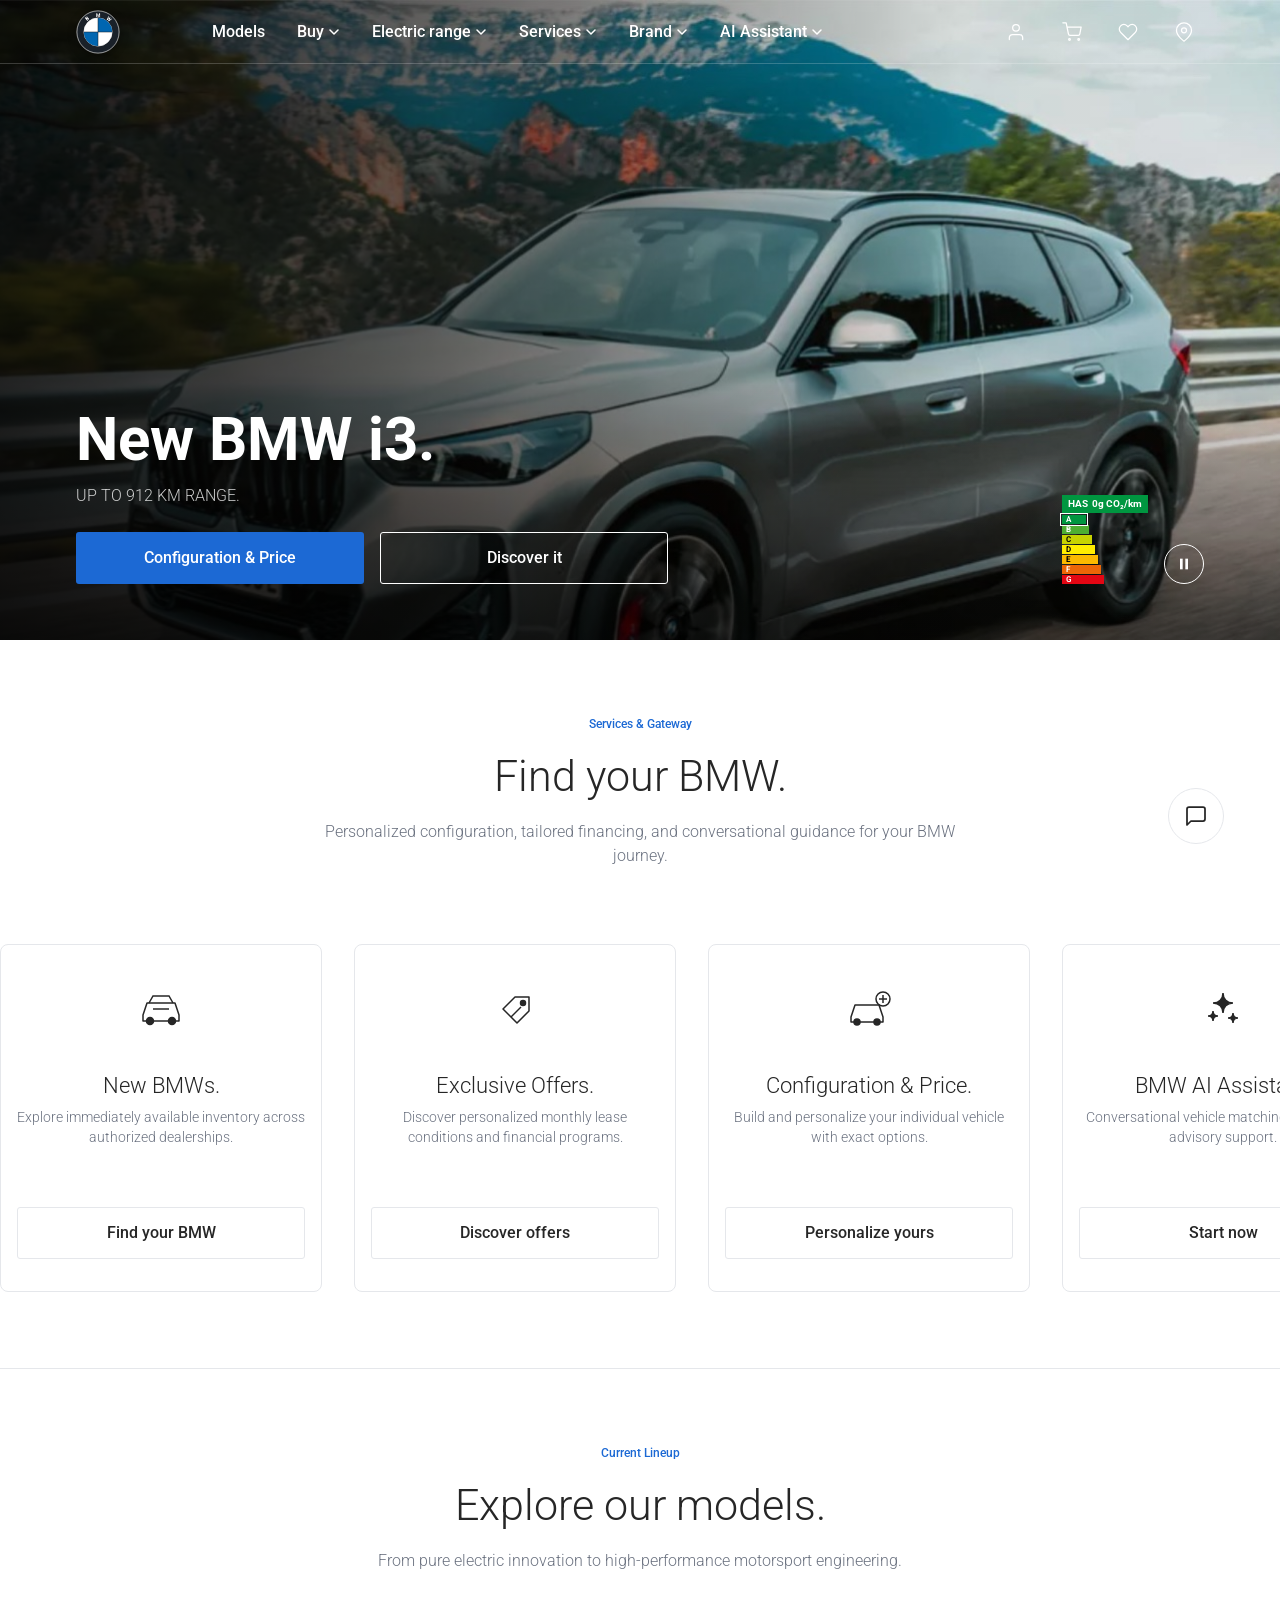
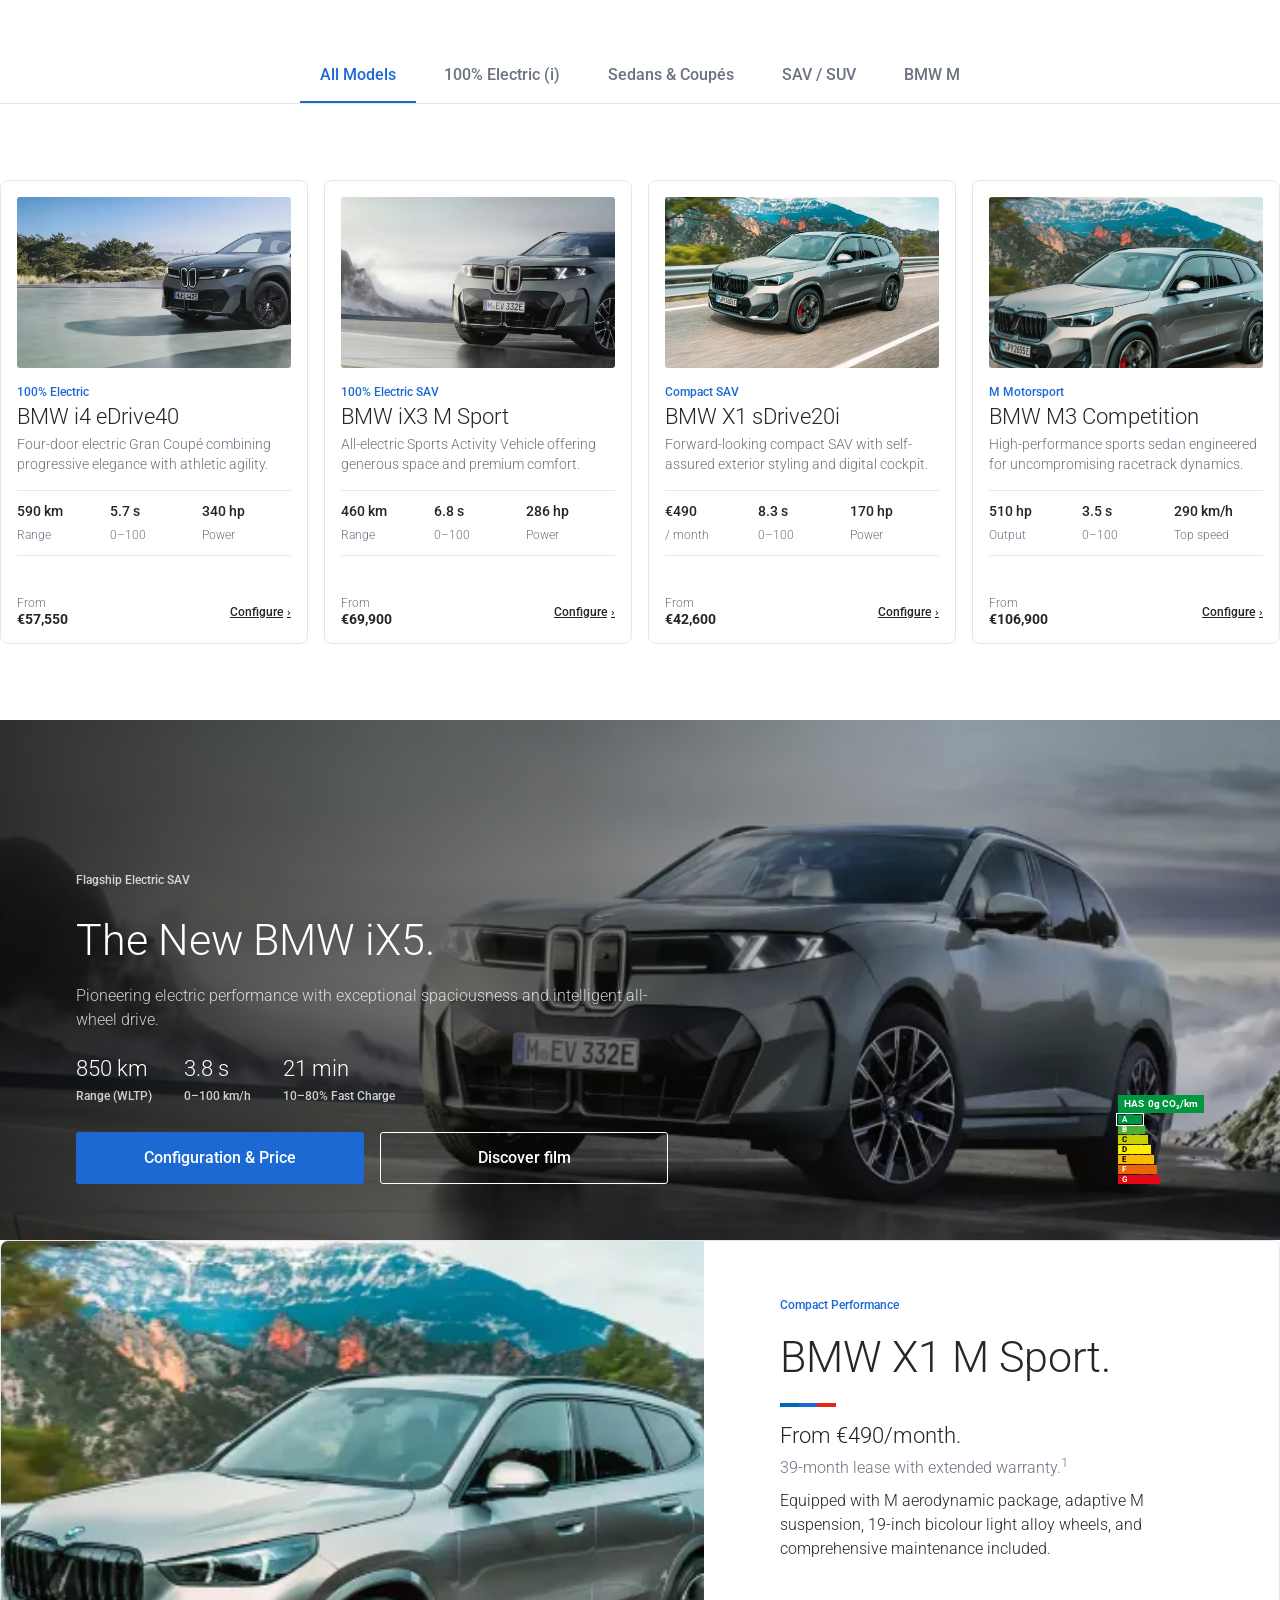
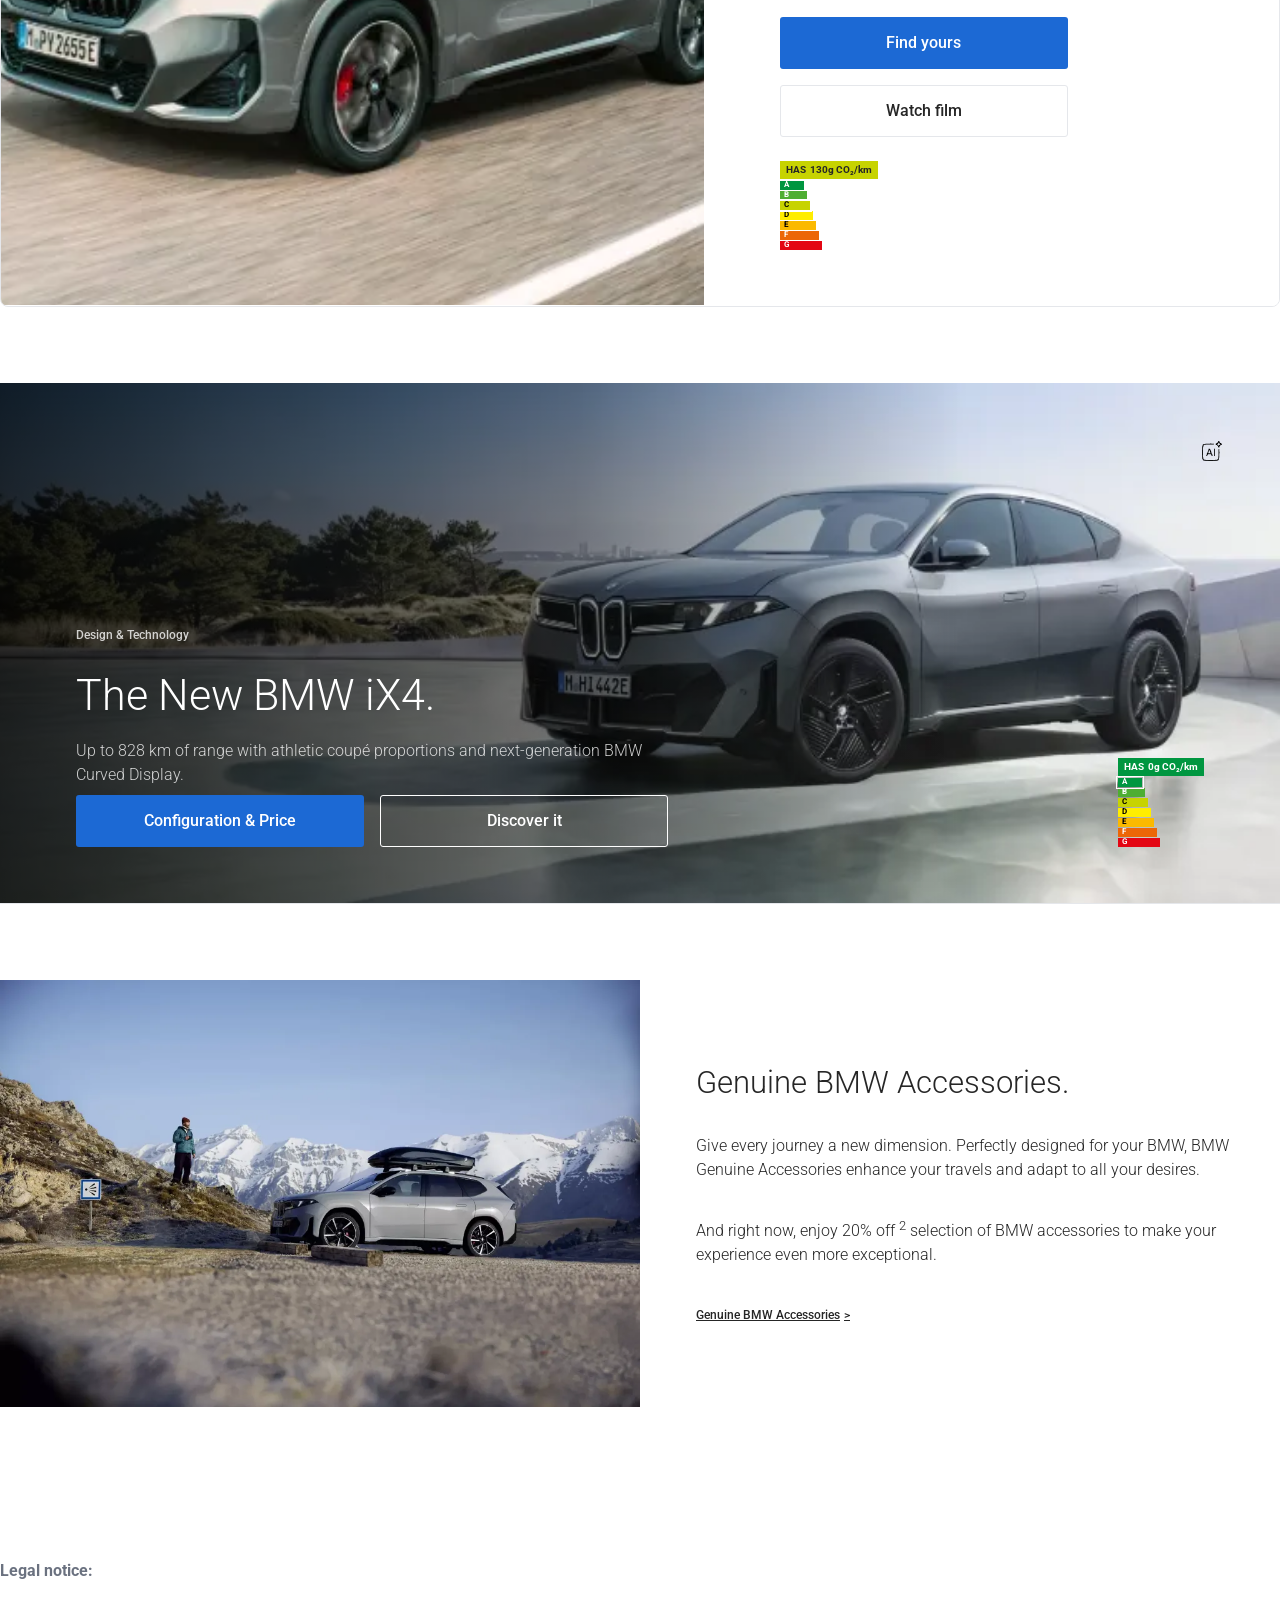
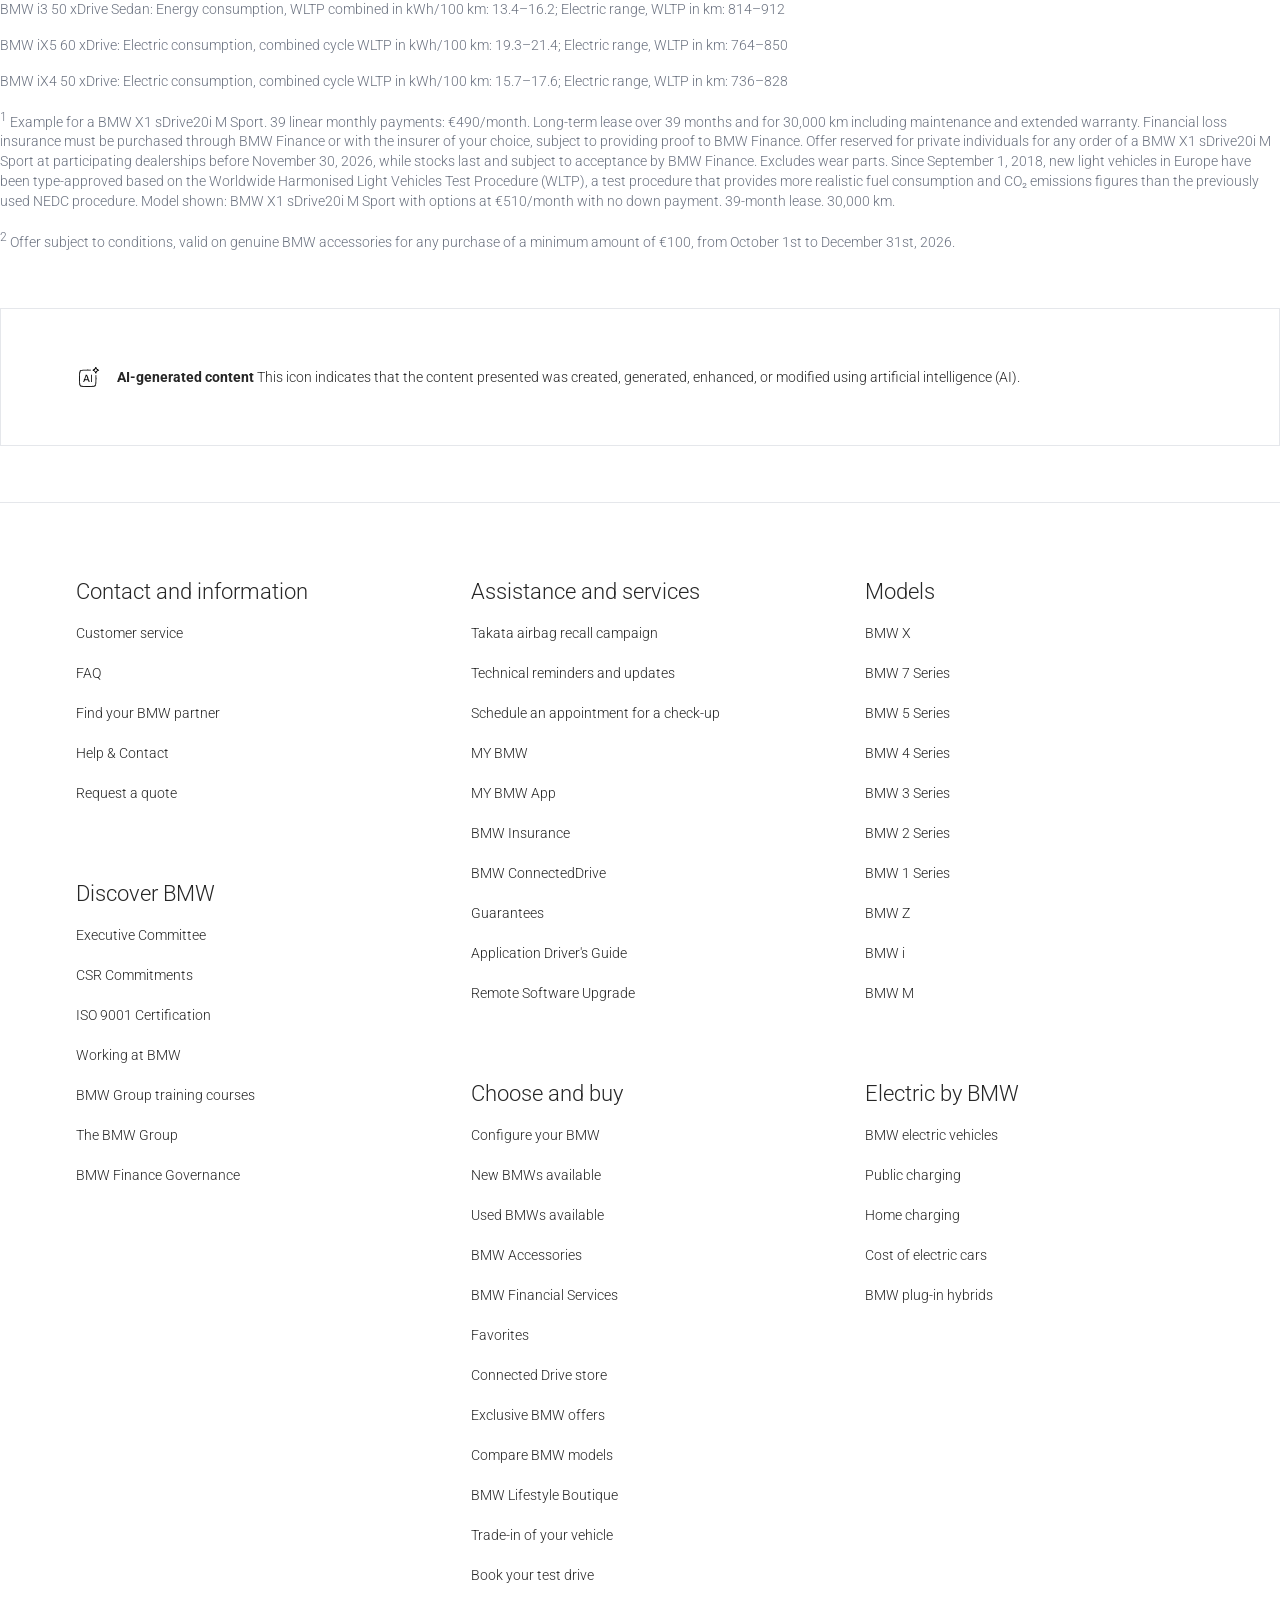
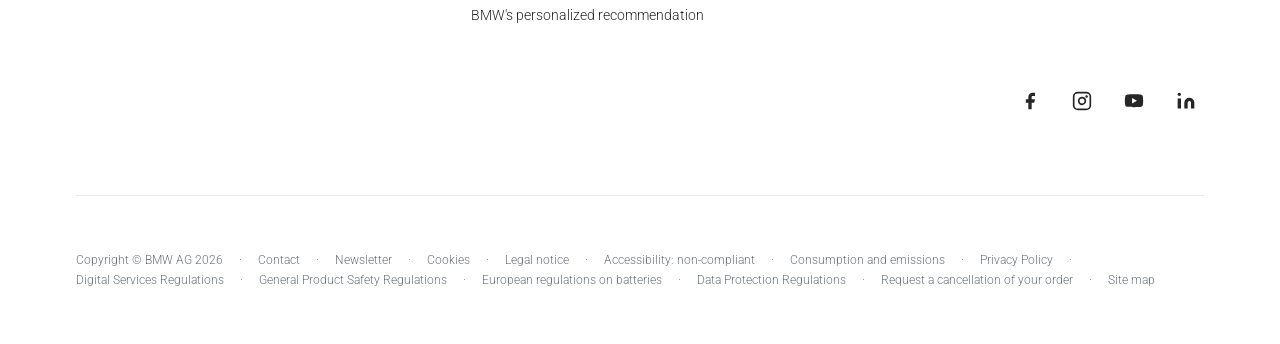
<file: index.html>
<!DOCTYPE html>
<html lang="en">

<head>
  <meta charset="UTF-8">
  <meta name="viewport" content="width=device-width, initial-scale=1.0">
  <title>BMW France Official Website | New & Used Cars</title>
  <meta name="description"
    content="Welcome to the official BMW France website: Explore premium vehicles, exclusive offers, electric mobility, and innovative technologies.">

  <!-- Preconnect and Google Font (Roboto weights 300, 500, 700 fallback for bmwTypeNextWeb) -->
  <link rel="preconnect" href="https://fonts.googleapis.com">
  <link rel="preconnect" href="https://fonts.gstatic.com" crossorigin>
  <link href="https://fonts.googleapis.com/css2?family=Roboto:wght@300;500;700&display=swap" rel="stylesheet">

  <!-- Preload Critical Hero Poster Asset -->
  <link rel="preload" as="image" href="./assets/hero.jpg">

  <!-- Main Stylesheet -->
  <link rel="stylesheet" href="./css/style.css">
</head>

<body>
  <!-- Accessible Skip Navigation Link -->
  <a href="#main-content" class="skip-link">Skip to main content</a>

  <!-- =========================================================================
       1. Header & Navigation Bar
       ========================================================================= -->
  <header class="header" role="banner">
    <div class="header__container">

      <!-- Left: High-Contrast Logo & Navigation Items -->
      <div class="header__left">
        <a href="https://www.bmw.fr/fr/accueil.html" class="header__logo-link" aria-label="BMW France Homepage"
          rel="noopener">
          <svg class="header__logo-svg" viewBox="0 0 100 100" width="44" height="44" aria-label="BMW Logo" role="img">
            <circle cx="50" cy="50" r="48" fill="#1a2129" stroke="#e6e6e6" stroke-width="1.5" />
            <circle cx="50" cy="50" r="32" fill="none" stroke="#ffffff" stroke-width="1.5" />
            <path d="M50 18 A32 32 0 0 1 82 50 L50 50 Z" fill="#0066b1" />
            <path d="M82 50 A32 32 0 0 1 50 82 L50 50 Z" fill="#ffffff" />
            <path d="M50 82 A32 32 0 0 1 18 50 L50 50 Z" fill="#0066b1" />
            <path d="M18 50 A32 32 0 0 1 50 18 L50 50 Z" fill="#ffffff" />
            <line x1="50" y1="18" x2="50" y2="82" stroke="#1a2129" stroke-width="1.2" />
            <line x1="18" y1="50" x2="82" y2="50" stroke="#1a2129" stroke-width="1.2" />
            <g fill="#ffffff" font-family="'bmwTypeNextWeb', 'Roboto', system-ui, sans-serif" font-size="12"
              font-weight="700" text-anchor="middle">
              <text x="50" y="15" transform="rotate(-40 50 50)">B</text>
              <text x="50" y="15">M</text>
              <text x="50" y="15" transform="rotate(40 50 50)">W</text>
            </g>
          </svg>
        </a>

        <nav class="header__nav" aria-label="Main Navigation">
          <ul class="nav__list" role="menubar">

            <li class="nav__item" role="none">
              <a href="https://www.bmw.fr/fr/tous-les-modeles.html" class="nav__link" role="menuitem"
                rel="noopener">Models</a>
            </li>

            <!-- Buy Mega Menu (4 Columns) -->
            <li class="nav__item nav__item--has-menu" role="none">
              <button class="nav__btn" aria-haspopup="true" aria-expanded="false" role="menuitem">
                <span>Buy</span>
                <svg class="nav__chevron" viewBox="0 0 12 12" fill="none" stroke-width="1.5" stroke-linecap="round"
                  stroke-linejoin="round" aria-hidden="true">
                  <polyline points="2 4 6 8 10 4"></polyline>
                </svg>
              </button>

              <div class="mega-menu" role="menu" aria-label="Buy Submenu">
                <div class="mega-menu__container">
                  <!-- Col 1: Models & Configurator -->
                  <div class="mega-menu__col">
                    <h4 class="mega-menu__col-title">Models & Configurator</h4>
                    <ul class="mega-menu__list">
                      <li><a href="https://configure.bmw.fr/fr_FR/configure" class="mega-menu__link"
                          rel="noopener">Configure your BMW</a></li>
                      <li><a href="https://www.bmw.fr/fr/tous-les-modeles.html" class="mega-menu__link"
                          rel="noopener">New BMWs available</a></li>
                      <li><a href="https://www.bmw.fr/fr/tous-les-modeles.html" class="mega-menu__link"
                          rel="noopener">Used BMWs available</a></li>
                      <li><a href="https://www.bmw.fr/fr/tous-les-modeles.html" class="mega-menu__link"
                          rel="noopener">Compare BMW models</a></li>
                      <li><a href="https://www.bmw.fr/fr/tous-les-modeles.html" class="mega-menu__link"
                          rel="noopener">Trade-in of your vehicle</a></li>
                    </ul>
                  </div>
                  <!-- Col 2: Advice & Business -->
                  <div class="mega-menu__col">
                    <h4 class="mega-menu__col-title">Advice & Business</h4>
                    <ul class="mega-menu__list">
                      <li><a href="https://www.bmw.fr/fr/fastlane/dealer-locator.html" class="mega-menu__link"
                          rel="noopener">Find your BMW partner</a></li>
                      <li><a href="https://www.bmw.fr/fr/plus-de-bmw/customer-support.html" class="mega-menu__link"
                          rel="noopener">Request a quote</a></li>
                      <li><a href="https://www.bmw.fr/fr/tous-les-modeles/demande-essai.html" class="mega-menu__link"
                          rel="noopener">Book your test drive</a></li>
                      <li><a href="https://www.bmw.fr/fr/topics/offres-et-financement.html" class="mega-menu__link"
                          rel="noopener">BMW for Professionals</a></li>
                    </ul>
                  </div>
                  <!-- Col 3: Digital Services & Accessories -->
                  <div class="mega-menu__col">
                    <h4 class="mega-menu__col-title">Digital Services & Accessories</h4>
                    <ul class="mega-menu__list">
                      <li><a href="https://www.bmw.fr/fr/shop/ls/cp/connected-drive" class="mega-menu__link"
                          rel="noopener">BMW ConnectedDrive</a></li>
                      <li><a href="https://www.bmw.fr/fr/shop/ls/cp/connected-drive" class="mega-menu__link"
                          rel="noopener">Connected Drive store</a></li>
                      <li><a href="https://www.bmw.fr/fr/topics/offres-et-services/accessoires.html"
                          class="mega-menu__link" rel="noopener">BMW Accessories</a></li>
                      <li><a href="https://www.bmw.fr/fr/topics/offres-et-services/accessoires.html"
                          class="mega-menu__link" rel="noopener">BMW Lifestyle Boutique</a></li>
                    </ul>
                  </div>
                  <!-- Col 4: Leasing & Financing -->
                  <div class="mega-menu__col">
                    <h4 class="mega-menu__col-title">Leasing & Financing</h4>
                    <ul class="mega-menu__list">
                      <li><a href="https://www.bmw.fr/fr/tous-les-modeles/offres.html" class="mega-menu__link"
                          rel="noopener">Exclusive BMW offers</a></li>
                      <li><a href="https://www.bmw.fr/fr/topics/offres-et-financement.html" class="mega-menu__link"
                          rel="noopener">Long-term lease offers</a></li>
                      <li><a href="https://www.bmw.fr/fr/topics/offres-et-financement.html" class="mega-menu__link"
                          rel="noopener">BMW Financial Services</a></li>
                      <li><a href="https://www.bmw.fr/fr/topics/offres-et-financement.html" class="mega-menu__link"
                          rel="noopener">BMW Insurance</a></li>
                    </ul>
                  </div>
                </div>
              </div>
            </li>

            <!-- Electric Range Mega Menu (2 Groups / 4 Cols) -->
            <li class="nav__item nav__item--has-menu" role="none">
              <button class="nav__btn" aria-haspopup="true" aria-expanded="false" role="menuitem">
                <span>Electric range</span>
                <svg class="nav__chevron" viewBox="0 0 12 12" fill="none" stroke-width="1.5" stroke-linecap="round"
                  stroke-linejoin="round" aria-hidden="true">
                  <polyline points="2 4 6 8 10 4"></polyline>
                </svg>
              </button>

              <div class="mega-menu" role="menu" aria-label="Electric Range Submenu">
                <div class="mega-menu__container">
                  <!-- Col 1 & 2: Electric cars -->
                  <div class="mega-menu__col">
                    <h4 class="mega-menu__col-title">Electric cars</h4>
                    <ul class="mega-menu__list">
                      <li><a href="https://www.bmw.fr/fr/tous-les-modeles.html" class="mega-menu__link"
                          rel="noopener">BMW electric vehicles</a></li>
                      <li><a href="https://www.bmw.fr/fr/tous-les-modeles/3-series/berline/bmw-i3-berline.html"
                          class="mega-menu__link" rel="noopener">New BMW i3 Sedan</a></li>
                      <li><a href="https://www.bmw.fr/fr/tous-les-modeles/x-series/suv/bmw-ix5.html"
                          class="mega-menu__link" rel="noopener">New BMW iX5</a></li>
                      <li><a href="https://www.bmw.fr/fr/tous-les-modeles/x-series/suv/bmw-ix4.html"
                          class="mega-menu__link" rel="noopener">New BMW iX4</a></li>
                    </ul>
                  </div>
                  <div class="mega-menu__col">
                    <h4 class="mega-menu__col-title">Range & Innovation</h4>
                    <ul class="mega-menu__list">
                      <li><a href="https://www.bmw.fr/fr/tous-les-modeles.html" class="mega-menu__link"
                          rel="noopener">BMW plug-in hybrids</a></li>
                      <li><a href="https://www.bmw.fr/fr/tous-les-modeles.html" class="mega-menu__link"
                          rel="noopener">Electric range up to 912 km</a></li>
                      <li><a href="https://www.bmw.fr/fr/tous-les-modeles.html" class="mega-menu__link"
                          rel="noopener">Cost of electric cars</a></li>
                    </ul>
                  </div>
                  <!-- Col 3 & 4: Charging & Range -->
                  <div class="mega-menu__col">
                    <h4 class="mega-menu__col-title">Charging & Range</h4>
                    <ul class="mega-menu__list">
                      <li><a href="https://www.bmw.fr/fr/topics/univers/electromobilite/recharge-publique.html"
                          class="mega-menu__link" rel="noopener">Public charging network</a></li>
                      <li><a href="https://www.bmw.fr/fr/topics/univers/electromobilite/recharge-a-domicile.html"
                          class="mega-menu__link" rel="noopener">Home charging solutions</a></li>
                      <li><a href="https://www.bmw.fr/fr/topics/univers/electromobilite.html" class="mega-menu__link"
                          rel="noopener">BMW Charging card</a></li>
                    </ul>
                  </div>
                  <div class="mega-menu__col">
                    <h4 class="mega-menu__col-title">Electric FAQ & Advice</h4>
                    <ul class="mega-menu__list">
                      <li><a href="https://www.bmw.fr/fr/topics/univers/electromobilite.html" class="mega-menu__link"
                          rel="noopener">Electric driving tips</a></li>
                      <li><a href="https://www.bmw.fr/fr/topics/univers/electromobilite.html" class="mega-menu__link"
                          rel="noopener">Battery recycling & longevity</a></li>
                      <li><a href="https://www.bmw.fr/fr/topics/univers/electromobilite.html" class="mega-menu__link"
                          rel="noopener">Government eco-bonus info</a></li>
                    </ul>
                  </div>
                </div>
              </div>
            </li>

            <!-- Services Mega Menu (4 Columns) -->
            <li class="nav__item nav__item--has-menu" role="none">
              <button class="nav__btn" aria-haspopup="true" aria-expanded="false" role="menuitem">
                <span>Services</span>
                <svg class="nav__chevron" viewBox="0 0 12 12" fill="none" stroke-width="1.5" stroke-linecap="round"
                  stroke-linejoin="round" aria-hidden="true">
                  <polyline points="2 4 6 8 10 4"></polyline>
                </svg>
              </button>

              <div class="mega-menu" role="menu" aria-label="Services Submenu">
                <div class="mega-menu__container">
                  <!-- Col 1: Services & Contracts -->
                  <div class="mega-menu__col">
                    <h4 class="mega-menu__col-title">Services & Contracts</h4>
                    <ul class="mega-menu__list">
                      <li><a href="https://www.bmw.fr/fr/topics/offres-et-services/rendez-vous-en-ligne.html"
                          class="mega-menu__link" rel="noopener">Schedule an appointment for a check-up</a></li>
                      <li><a href="https://www.bmw.fr/fr/topics/offres-et-services.html" class="mega-menu__link"
                          rel="noopener">BMW Service Inclusive</a></li>
                      <li><a href="https://www.bmw.fr/fr/topics/offres-et-services.html" class="mega-menu__link"
                          rel="noopener">Guarantees & Extended warranty</a></li>
                      <li><a href="https://www.bmw.fr/fr/topics/offres-et-services.html" class="mega-menu__link"
                          rel="noopener">Maintenance recommendations</a></li>
                    </ul>
                  </div>
                  <!-- Col 2: Service & Assistance -->
                  <div class="mega-menu__col">
                    <h4 class="mega-menu__col-title">Service & Assistance</h4>
                    <ul class="mega-menu__list">
                      <li><a href="https://www.bmw.fr/fr/plus-de-bmw/customer-support.html" class="mega-menu__link"
                          rel="noopener">Customer service & FAQ</a></li>
                      <li><a href="https://www.bmw.fr/fr/plus-de-bmw/customer-support.html" class="mega-menu__link"
                          rel="noopener">24/7 Roadside Assistance</a></li>
                      <li><a href="https://www.bmw.fr/fr/topics/offres-et-services.html" class="mega-menu__link"
                          rel="noopener">Takata airbag recall campaign</a></li>
                      <li><a href="https://www.bmw.fr/fr/topics/offres-et-services.html" class="mega-menu__link"
                          rel="noopener">Technical reminders and updates</a></li>
                    </ul>
                  </div>
                  <!-- Col 3: Connected Services & Apps -->
                  <div class="mega-menu__col">
                    <h4 class="mega-menu__col-title">Connected Services & Apps</h4>
                    <ul class="mega-menu__list">
                      <li><a href="https://www.bmw.fr/fr/topics/univers/my-bmw-app.html" class="mega-menu__link"
                          rel="noopener">MY BMW App</a></li>
                      <li><a href="https://www.bmw.fr/fr/shop/ls/cp/connected-drive" class="mega-menu__link"
                          rel="noopener">Remote Software Upgrade</a></li>
                      <li><a href="https://www.bmw.fr/fr/topics/univers/my-bmw-app.html" class="mega-menu__link"
                          rel="noopener">Application Driver's Guide</a></li>
                      <li><a href="https://www.bmw.fr/fr/shop/ls/cp/connected-drive" class="mega-menu__link"
                          rel="noopener">BMW Digital Key</a></li>
                    </ul>
                  </div>
                  <!-- Col 4: Recall Campaigns -->
                  <div class="mega-menu__col">
                    <h4 class="mega-menu__col-title">Recall Campaigns</h4>
                    <ul class="mega-menu__list">
                      <li><a href="https://www.bmw.fr/fr/topics/offres-et-services.html" class="mega-menu__link"
                          rel="noopener">Takata airbag recall check</a></li>
                      <li><a href="https://www.bmw.fr/fr/topics/offres-et-services.html" class="mega-menu__link"
                          rel="noopener">Vehicle safety updates</a></li>
                      <li><a href="https://www.bmw.fr/fr/fastlane/dealer-locator.html" class="mega-menu__link"
                          rel="noopener">Contact dealer for inspection</a></li>
                    </ul>
                  </div>
                </div>
              </div>
            </li>

            <!-- Brand Mega Menu (4 Columns) -->
            <li class="nav__item nav__item--has-menu" role="none">
              <button class="nav__btn" aria-haspopup="true" aria-expanded="false" role="menuitem">
                <span>Brand</span>
                <svg class="nav__chevron" viewBox="0 0 12 12" fill="none" stroke-width="1.5" stroke-linecap="round"
                  stroke-linejoin="round" aria-hidden="true">
                  <polyline points="2 4 6 8 10 4"></polyline>
                </svg>
              </button>

              <div class="mega-menu" role="menu" aria-label="Brand Submenu">
                <div class="mega-menu__container">
                  <!-- Col 1: Brand & Company -->
                  <div class="mega-menu__col">
                    <h4 class="mega-menu__col-title">Brand & Company</h4>
                    <ul class="mega-menu__list">
                      <li><a href="https://www.bmwgroup.com" class="mega-menu__link" target="_blank" rel="noopener">The
                          BMW Group</a></li>
                      <li><a href="https://www.bmw.fr/fr/topics/univers/concept-cars.html" class="mega-menu__link"
                          rel="noopener">Vision Neue Klasse</a></li>
                      <li><a href="https://www.bmw.fr/fr/topics/univers.html" class="mega-menu__link"
                          rel="noopener">Executive Committee</a></li>
                      <li><a href="https://www.bmw.fr/fr/topics/univers.html" class="mega-menu__link" rel="noopener">CSR
                          Commitments & Sustainability</a></li>
                      <li><a href="https://www.bmw.fr/fr/topics/univers.html" class="mega-menu__link"
                          rel="noopener">Working at BMW</a></li>
                    </ul>
                  </div>
                  <!-- Col 2: Experiences & Events -->
                  <div class="mega-menu__col">
                    <h4 class="mega-menu__col-title">Experiences & Events</h4>
                    <ul class="mega-menu__list">
                      <li><a href="https://www.bmw-m.com" class="mega-menu__link" target="_blank" rel="noopener">BMW M
                          Motorsport</a></li>
                      <li><a href="https://www.bmw.fr/fr/topics/univers.html" class="mega-menu__link" rel="noopener">BMW
                          Driving Experience</a></li>
                      <li><a href="https://www.bmw-welt.com" class="mega-menu__link" target="_blank" rel="noopener">BMW
                          Welt & Museum</a></li>
                      <li><a href="https://www.bmw.fr/fr/topics/univers.html" class="mega-menu__link"
                          rel="noopener">Exclusive BMW Events</a></li>
                    </ul>
                  </div>
                  <!-- Col 3: Technology & Innovation -->
                  <div class="mega-menu__col">
                    <h4 class="mega-menu__col-title">Technology & Innovation</h4>
                    <ul class="mega-menu__list">
                      <li><a href="https://www.bmw.fr/fr/topics/univers.html" class="mega-menu__link" rel="noopener">BMW
                          Operating System 9</a></li>
                      <li><a href="https://www.bmw.fr/fr/topics/univers.html" class="mega-menu__link"
                          rel="noopener">eDrive 6th Generation</a></li>
                      <li><a href="https://www.bmw.fr/fr/topics/univers.html" class="mega-menu__link"
                          rel="noopener">Circular Design Philosophy</a></li>
                      <li><a href="https://www.bmw.fr/fr/topics/univers.html" class="mega-menu__link"
                          rel="noopener">Automated Driving & Safety</a></li>
                    </ul>
                  </div>
                  <!-- Col 4: Alpina -->
                  <div class="mega-menu__col">
                    <h4 class="mega-menu__col-title">Alpina</h4>
                    <ul class="mega-menu__list">
                      <li><a href="https://www.alpina-automobiles.com" class="mega-menu__link" target="_blank"
                          rel="noopener">BMW ALPINA Heritage</a></li>
                      <li><a href="https://www.alpina-automobiles.com" class="mega-menu__link" target="_blank"
                          rel="noopener">Bespoke Craftsmanship</a></li>
                      <li><a href="https://www.alpina-automobiles.com" class="mega-menu__link" target="_blank"
                          rel="noopener">Performance Automobiles</a></li>
                    </ul>
                  </div>
                </div>
              </div>
            </li>

            <!-- AI Assistant Flyout -->
            <li class="nav__item nav__item--has-menu" role="none">
              <button class="nav__btn" aria-haspopup="true" aria-expanded="false" role="menuitem">
                <span>AI Assistant</span>
                <svg class="nav__chevron" viewBox="0 0 12 12" fill="none" stroke-width="1.5" stroke-linecap="round"
                  stroke-linejoin="round" aria-hidden="true">
                  <polyline points="2 4 6 8 10 4"></polyline>
                </svg>
              </button>

              <div class="ai-flyout" role="menu" aria-label="AI Assistant Flyout">
                <div class="ai-flyout__header">
                  <img src="./assets/ai-badge.png" alt="AI badge" class="ai-flyout__icon" width="32" height="32">
                  <h3 class="ai-flyout__title">BMW AI Assistant.</h3>
                </div>
                <p class="ai-flyout__desc">
                  Experience next-generation conversational discovery. Find your ideal BMW model, explore tailored lease
                  options, or ask questions instantly powered by AI.
                </p>
                <a href="#ai-assistant" class="btn btn--primary">Start now</a>
              </div>
            </li>

          </ul>
        </nav>
      </div>

      <!-- Right: User Icons & Mobile Hamburger -->
      <div class="header__right">
        <!-- User Profile -->
        <a href="https://www.bmw.fr/fr/plus-de-bmw/my-bmw.html" class="header__icon-btn"
          aria-label="User Profile & Account" rel="noopener">
          <svg viewBox="0 0 24 24" fill="none" stroke-width="1.5" stroke-linecap="round" stroke-linejoin="round"
            aria-hidden="true">
            <path d="M20 21v-2a4 4 0 0 0-4-4H8a4 4 0 0 0-4 4v2"></path>
            <circle cx="12" cy="7" r="4"></circle>
          </svg>
        </a>

        <!-- Shopping Cart / Bag -->
        <a href="https://www.bmw.fr/fr/shop/ls/cp/connected-drive" class="header__icon-btn" aria-label="Shopping Cart"
          rel="noopener">
          <svg viewBox="0 0 24 24" fill="none" stroke-width="1.5" stroke-linecap="round" stroke-linejoin="round"
            aria-hidden="true">
            <circle cx="9" cy="21" r="1"></circle>
            <circle cx="20" cy="21" r="1"></circle>
            <path d="M1 1h4l2.68 13.39a2 2 0 0 0 2 1.61h9.72a2 2 0 0 0 2-1.61L23 6H6"></path>
          </svg>
        </a>

        <!-- Wishlist / Heart -->
        <a href="https://www.bmw.fr/fr/tous-les-modeles.html" class="header__icon-btn"
          aria-label="Favorites & Saved Cars" rel="noopener">
          <svg viewBox="0 0 24 24" fill="none" stroke-width="1.5" stroke-linecap="round" stroke-linejoin="round"
            aria-hidden="true">
            <path
              d="M20.84 4.61a5.5 5.5 0 0 0-7.78 0L12 5.67l-1.06-1.06a5.5 5.5 0 0 0-7.78 7.78l1.06 1.06L12 21.23l7.78-7.78 1.06-1.06a5.5 5.5 0 0 0 0-7.78z">
            </path>
          </svg>
        </a>

        <!-- Location Pin / Dealerships -->
        <a href="https://www.bmw.fr/fr/fastlane/dealer-locator.html" class="header__icon-btn"
          aria-label="Find your BMW partner" rel="noopener">
          <svg viewBox="0 0 24 24" fill="none" stroke-width="1.5" stroke-linecap="round" stroke-linejoin="round"
            aria-hidden="true">
            <path d="M21 10c0 7-9 13-9 13s-9-6-9-13a9 9 0 0 1 18 0z"></path>
            <circle cx="12" cy="10" r="3"></circle>
          </svg>
        </a>

        <!-- Hamburger Button for Mobile -->
        <button class="header__hamburger" aria-label="Open mobile menu" aria-expanded="false"
          aria-controls="mobile-nav">
          <svg viewBox="0 0 24 24" fill="none" stroke="currentColor" stroke-width="2" stroke-linecap="round"
            stroke-linejoin="round" aria-hidden="true">
            <line x1="3" y1="12" x2="21" y2="12"></line>
            <line x1="3" y1="6" x2="21" y2="6"></line>
            <line x1="3" y1="18" x2="21" y2="18"></line>
          </svg>
        </button>
      </div>

    </div>
  </header>

  <!-- Mobile Navigation Drawer with Accordions -->
  <aside id="mobile-nav" class="mobile-nav" aria-label="Mobile Navigation Drawer">
    <div class="mobile-nav__header">
      <img src="./assets/bmw-logo.png" alt="BMW Logo" width="36" height="36">
      <button class="mobile-nav__close" aria-label="Close mobile menu">
        <svg viewBox="0 0 24 24" fill="none" stroke="currentColor" stroke-width="2" stroke-linecap="round"
          stroke-linejoin="round" aria-hidden="true">
          <line x1="18" y1="6" x2="6" y2="18"></line>
          <line x1="6" y1="6" x2="18" y2="18"></line>
        </svg>
      </button>
    </div>
    <div class="mobile-nav__body">

      <div class="mobile-nav__accordion">
        <a href="https://www.bmw.fr/fr/tous-les-modeles.html" class="mobile-nav__accordion-btn"
          style="text-decoration:none;" rel="noopener">Models</a>
      </div>

      <!-- Buy Group -->
      <div class="mobile-nav__accordion">
        <button class="mobile-nav__accordion-btn" aria-expanded="false">Buy</button>
        <div class="mobile-nav__accordion-content">
          <a href="https://configure.bmw.fr/fr_FR/configure" class="mobile-nav__accordion-link" rel="noopener">Configure
            your BMW</a>
          <a href="https://www.bmw.fr/fr/tous-les-modeles.html" class="mobile-nav__accordion-link" rel="noopener">New
            BMWs available</a>
          <a href="https://www.bmw.fr/fr/tous-les-modeles.html" class="mobile-nav__accordion-link" rel="noopener">Used
            BMWs available</a>
          <a href="https://www.bmw.fr/fr/tous-les-modeles/offres.html" class="mobile-nav__accordion-link"
            rel="noopener">Exclusive BMW offers</a>
          <a href="https://www.bmw.fr/fr/fastlane/dealer-locator.html" class="mobile-nav__accordion-link"
            rel="noopener">Find your BMW partner</a>
        </div>
      </div>

      <!-- Electric Range Group -->
      <div class="mobile-nav__accordion">
        <button class="mobile-nav__accordion-btn" aria-expanded="false">Electric range</button>
        <div class="mobile-nav__accordion-content">
          <a href="https://www.bmw.fr/fr/tous-les-modeles.html" class="mobile-nav__accordion-link" rel="noopener">BMW
            electric vehicles</a>
          <a href="https://www.bmw.fr/fr/tous-les-modeles/3-series/berline/bmw-i3-berline.html"
            class="mobile-nav__accordion-link" rel="noopener">New BMW i3 Sedan</a>
          <a href="https://www.bmw.fr/fr/tous-les-modeles/x-series/suv/bmw-ix5.html" class="mobile-nav__accordion-link"
            rel="noopener">New BMW iX5</a>
          <a href="https://www.bmw.fr/fr/topics/univers/electromobilite/recharge-publique.html"
            class="mobile-nav__accordion-link" rel="noopener">Public charging network</a>
          <a href="https://www.bmw.fr/fr/topics/univers/electromobilite/recharge-a-domicile.html"
            class="mobile-nav__accordion-link" rel="noopener">Home charging</a>
        </div>
      </div>

      <!-- Services Group -->
      <div class="mobile-nav__accordion">
        <button class="mobile-nav__accordion-btn" aria-expanded="false">Services</button>
        <div class="mobile-nav__accordion-content">
          <a href="https://www.bmw.fr/fr/topics/offres-et-services/rendez-vous-en-ligne.html"
            class="mobile-nav__accordion-link" rel="noopener">Schedule an appointment</a>
          <a href="https://www.bmw.fr/fr/plus-de-bmw/customer-support.html" class="mobile-nav__accordion-link"
            rel="noopener">Customer service & FAQ</a>
          <a href="https://www.bmw.fr/fr/topics/univers/my-bmw-app.html" class="mobile-nav__accordion-link"
            rel="noopener">MY BMW App</a>
          <a href="https://www.bmw.fr/fr/shop/ls/cp/connected-drive" class="mobile-nav__accordion-link"
            rel="noopener">Remote Software Upgrade</a>
          <a href="https://www.bmw.fr/fr/topics/offres-et-services.html" class="mobile-nav__accordion-link"
            rel="noopener">Takata airbag recall campaign</a>
        </div>
      </div>

      <!-- Brand Group -->
      <div class="mobile-nav__accordion">
        <button class="mobile-nav__accordion-btn" aria-expanded="false">Brand</button>
        <div class="mobile-nav__accordion-content">
          <a href="https://www.bmwgroup.com" class="mobile-nav__accordion-link" target="_blank" rel="noopener">The BMW
            Group</a>
          <a href="https://www.bmw.fr/fr/topics/univers/concept-cars.html" class="mobile-nav__accordion-link"
            rel="noopener">Vision Neue Klasse</a>
          <a href="https://www.bmw-m.com" class="mobile-nav__accordion-link" target="_blank" rel="noopener">BMW M
            Motorsport</a>
          <a href="https://www.bmw.fr/fr/topics/univers.html" class="mobile-nav__accordion-link"
            rel="noopener">Sustainability & CSR</a>
        </div>
      </div>

      <!-- AI Assistant Group -->
      <div class="mobile-nav__accordion">
        <button class="mobile-nav__accordion-btn" aria-expanded="false">BMW AI Assistant</button>
        <div class="mobile-nav__accordion-content">
          <p style="font-size:12px; line-height:18px; color:var(--color-placeholder); margin-bottom:8px;">
            Conversational search and personalized vehicle assistance.
          </p>
          <a href="#ai-assistant" class="btn btn--primary" style="font-size:13px; padding:4px 16px;">Start now</a>
        </div>
      </div>

    </div>
  </aside>
  <div class="mobile-nav-backdrop" aria-hidden="true"></div>

  <!-- =========================================================================
       MAIN CONTENT CONTAINER
       ========================================================================= -->
  <main class="main" id="main-content">

    <!-- =======================================================================
         2. Hero Section (New BMW i3.)
         ======================================================================= -->
    <section class="hero" aria-label="New BMW i3 Presentation">
      <!-- MP4 Video Background from /assets with Poster Image -->
      <video class="hero__video" autoplay loop muted playsinline poster="./assets/hero.jpg"
        aria-label="New BMW i3 video presentation">
        <source src="./assets/hero.mp4" type="video/mp4">
      </video>
      <div class="hero__overlay" aria-hidden="true"></div>

      <!-- Hero Bottom Content -->
      <div class="hero__content">
        <div class="hero__text-block">
          <h1 class="hero__title">New BMW i3.</h1>
          <p class="hero__subtitle">UP TO 912 KM RANGE.</p>
          <div class="btn-group">
            <a href="https://configure.bmw.fr/fr_FR/configure" class="btn btn--primary" rel="noopener">Configuration &
              Price</a>
            <a href="https://www.bmw.fr/fr/tous-les-modeles/3-series/berline/bmw-i3-berline.html"
              class="btn btn--outline-light" data-video-src="./assets/hero.mp4"
              data-video-title="New BMW i3 Presentation" rel="noopener">Discover it</a>
          </div>
        </div>

        <div class="hero__right-controls">
          <!-- Energy Label A (0g CO2/km) -->
          <div class="energy-label" aria-label="Energy Label A, 0 grams CO2 per kilometer">
            <div class="energy-label__badge energy-label__badge--a">
              <span>HAS</span>
              <span>0g CO₂/km</span>
            </div>
            <div class="energy-label__bars" aria-hidden="true">
              <div class="energy-label__bar energy-label__bar--a energy-label__bar--active">A</div>
              <div class="energy-label__bar energy-label__bar--b">B</div>
              <div class="energy-label__bar energy-label__bar--c">C</div>
              <div class="energy-label__bar energy-label__bar--d">D</div>
              <div class="energy-label__bar energy-label__bar--e">E</div>
              <div class="energy-label__bar energy-label__bar--f">F</div>
              <div class="energy-label__bar energy-label__bar--g">G</div>
            </div>
          </div>

          <!-- Video Play / Pause Toggle Button -->
          <button class="hero__play-btn" aria-label="Pause video">
            <svg viewBox="0 0 24 24" aria-hidden="true">
              <rect x="6" y="4" width="4" height="16"></rect>
              <rect x="14" y="4" width="4" height="16"></rect>
            </svg>
          </button>
        </div>
      </div>
    </section>

    <!-- =======================================================================
         3. "Find your BMW." Gateway Hub
         ======================================================================= -->
    <section class="find-bmw" aria-labelledby="find-bmw-heading">
      <span class="section-eyebrow section-eyebrow--primary">Services & Gateway</span>
      <h2 id="find-bmw-heading" class="find-bmw__heading">Find your BMW.</h2>
      <p class="section-subheading">Personalized configuration, tailored financing, and conversational guidance for your BMW journey.</p>

      <div class="find-bmw__grid">

        <!-- Column 1: New BMWs -->
        <div class="find-bmw__item">
          <div class="find-bmw__icon-wrapper" aria-hidden="true">
            <svg viewBox="0 0 48 48" aria-hidden="true">
              <path d="M6 30 L10 18 L38 18 L42 30 L42 36 L6 36 Z" stroke-linejoin="round"></path>
              <circle cx="13" cy="36" r="3.5" fill="#262626"></circle>
              <circle cx="35" cy="36" r="3.5" fill="#262626"></circle>
              <line x1="16" y1="24" x2="32" y2="24"></line>
              <path d="M12 18 L16 11 L32 11 L36 18"></path>
            </svg>
          </div>
          <h3 class="find-bmw__label">New BMWs.</h3>
          <p class="find-bmw__desc">Explore immediately available inventory across authorized dealerships.</p>
          <a href="https://www.bmw.fr/fr/tous-les-modeles.html" class="btn btn--outline-dark" rel="noopener">Find your BMW</a>
        </div>

        <!-- Column 2: Exclusive Offers -->
        <div class="find-bmw__item">
          <div class="find-bmw__icon-wrapper" aria-hidden="true">
            <svg viewBox="0 0 48 48" aria-hidden="true">
              <path d="M12 24 L24 12 L38 12 L38 26 L26 38 L12 24 Z" stroke-linejoin="round"></path>
              <circle cx="32" cy="18" r="2.5" fill="#262626"></circle>
              <line x1="20" y1="32" x2="30" y2="22"></line>
            </svg>
          </div>
          <h3 class="find-bmw__label">Exclusive Offers.</h3>
          <p class="find-bmw__desc">Discover personalized monthly lease conditions and financial programs.</p>
          <a href="https://www.bmw.fr/fr/tous-les-modeles/offres.html" class="btn btn--outline-dark" rel="noopener">Discover offers</a>
        </div>

        <!-- Column 3: Configuration & Price -->
        <div class="find-bmw__item">
          <div class="find-bmw__icon-wrapper" aria-hidden="true">
            <svg viewBox="0 0 48 48" aria-hidden="true">
              <path d="M6 32 L10 20 L34 20 L38 32 L38 37 L6 37 Z" stroke-linejoin="round"></path>
              <circle cx="12" cy="37" r="3" fill="#262626"></circle>
              <circle cx="32" cy="37" r="3" fill="#262626"></circle>
              <circle cx="38" cy="14" r="7" stroke-width="1.5"></circle>
              <line x1="38" y1="10" x2="38" y2="18" stroke-width="1.5"></line>
              <line x1="34" y1="14" x2="42" y2="14" stroke-width="1.5"></line>
            </svg>
          </div>
          <h3 class="find-bmw__label">Configuration & Price.</h3>
          <p class="find-bmw__desc">Build and personalize your individual vehicle with exact options.</p>
          <a href="https://configure.bmw.fr/fr_FR/configure" class="btn btn--outline-dark" rel="noopener">Personalize yours</a>
        </div>

        <!-- Column 4: BMW AI Assistant -->
        <div class="find-bmw__item">
          <div class="find-bmw__icon-wrapper" aria-hidden="true">
            <svg viewBox="0 0 48 48" aria-hidden="true">
              <path d="M24 8 C24 14 28 18 34 18 C28 18 24 22 24 28 C24 22 20 18 14 18 C20 18 24 14 24 8 Z" fill="#262626"></path>
              <path d="M14 26 C14 29 16 31 19 31 C16 31 14 33 14 36 C14 33 12 31 9 31 C12 31 14 29 14 26 Z" fill="#262626"></path>
              <path d="M34 28 C34 31 36 33 39 33 C36 33 34 35 34 38 C34 35 32 33 29 33 C32 33 34 31 34 28 Z" fill="#262626"></path>
            </svg>
          </div>
          <h3 class="find-bmw__label">BMW AI Assistant.</h3>
          <p class="find-bmw__desc">Conversational vehicle matching and instant advisory support.</p>
          <a href="#ai-assistant" class="btn btn--outline-dark">Start now</a>
        </div>

      </div>
    </section>

    <!-- =======================================================================
         4. Featured Models Showcase (4-up Grid with Category Tabs)
         ======================================================================= -->
    <section class="models-showcase" id="models" aria-labelledby="models-showcase-heading">
      <div class="models-showcase__header">
        <span class="section-eyebrow section-eyebrow--primary">Current Lineup</span>
        <h2 id="models-showcase-heading" class="models-showcase__heading">Explore our models.</h2>
        <p class="section-subheading">From pure electric innovation to high-performance motorsport engineering.</p>

        <!-- Category Tabs -->
        <div class="category-tabs" role="tablist" aria-label="Model categories">
          <button class="category-tab category-tab--active" role="tab" aria-selected="true" data-category="all">All Models</button>
          <button class="category-tab" role="tab" aria-selected="false" data-category="electric">100% Electric (i)</button>
          <button class="category-tab" role="tab" aria-selected="false" data-category="sedan">Sedans & Coupés</button>
          <button class="category-tab" role="tab" aria-selected="false" data-category="suv">SAV / SUV</button>
          <button class="category-tab" role="tab" aria-selected="false" data-category="m">BMW M</button>
        </div>
      </div>

      <!-- 4-up Model Cards Grid -->
      <div class="models-grid">

        <!-- Card 1: BMW i4 eDrive40 -->
        <article class="model-card" data-category="electric sedan" aria-label="BMW i4 Gran Coupé">
          <div class="model-card-photo">
            <img src="./assets/banner-ix4.webp" alt="BMW i4 Gran Coupé" loading="lazy" width="340" height="212">
          </div>
          <div class="model-card__body">
            <span class="model-card__category">100% Electric</span>
            <h3 class="model-card__title">BMW i4 eDrive40</h3>
            <p class="model-card__tagline">Four-door electric Gran Coupé combining progressive elegance with athletic agility.</p>

            <div class="model-card__specs">
              <div class="model-card__spec">
                <span class="model-card__spec-val">590 km</span>
                <span class="model-card__spec-lbl">Range</span>
              </div>
              <div class="model-card__spec">
                <span class="model-card__spec-val">5.7 s</span>
                <span class="model-card__spec-lbl">0–100</span>
              </div>
              <div class="model-card__spec">
                <span class="model-card__spec-val">340 hp</span>
                <span class="model-card__spec-lbl">Power</span>
              </div>
            </div>

            <div class="model-card__footer">
              <div class="model-card__price">
                From <strong>€57,550</strong>
              </div>
              <a href="https://configure.bmw.fr/fr_FR/configure" class="button-text-link" rel="noopener">
                <span>Configure</span>
                <span aria-hidden="true">&rsaquo;</span>
              </a>
            </div>
          </div>
        </article>

        <!-- Card 2: BMW iX3 M Sport -->
        <article class="model-card" data-category="electric suv" aria-label="BMW iX3 SAV">
          <div class="model-card-photo">
            <img src="./assets/ix5.jpg" alt="BMW iX3 Sports Activity Vehicle" loading="lazy" width="340" height="212">
          </div>
          <div class="model-card__body">
            <span class="model-card__category">100% Electric SAV</span>
            <h3 class="model-card__title">BMW iX3 M Sport</h3>
            <p class="model-card__tagline">All-electric Sports Activity Vehicle offering generous space and premium comfort.</p>

            <div class="model-card__specs">
              <div class="model-card__spec">
                <span class="model-card__spec-val">460 km</span>
                <span class="model-card__spec-lbl">Range</span>
              </div>
              <div class="model-card__spec">
                <span class="model-card__spec-val">6.8 s</span>
                <span class="model-card__spec-lbl">0–100</span>
              </div>
              <div class="model-card__spec">
                <span class="model-card__spec-val">286 hp</span>
                <span class="model-card__spec-lbl">Power</span>
              </div>
            </div>

            <div class="model-card__footer">
              <div class="model-card__price">
                From <strong>€69,900</strong>
              </div>
              <a href="https://configure.bmw.fr/fr_FR/configure" class="button-text-link" rel="noopener">
                <span>Configure</span>
                <span aria-hidden="true">&rsaquo;</span>
              </a>
            </div>
          </div>
        </article>

        <!-- Card 3: BMW X1 sDrive20i -->
        <article class="model-card" data-category="suv" aria-label="BMW X1 Compact SAV">
          <div class="model-card-photo">
            <img src="./assets/x1.jpg" alt="BMW X1 Compact SAV" loading="lazy" width="340" height="212">
          </div>
          <div class="model-card__body">
            <span class="model-card__category">Compact SAV</span>
            <h3 class="model-card__title">BMW X1 sDrive20i</h3>
            <p class="model-card__tagline">Forward-looking compact SAV with self-assured exterior styling and digital cockpit.</p>

            <div class="model-card__specs">
              <div class="model-card__spec">
                <span class="model-card__spec-val">€490</span>
                <span class="model-card__spec-lbl">/ month</span>
              </div>
              <div class="model-card__spec">
                <span class="model-card__spec-val">8.3 s</span>
                <span class="model-card__spec-lbl">0–100</span>
              </div>
              <div class="model-card__spec">
                <span class="model-card__spec-val">170 hp</span>
                <span class="model-card__spec-lbl">Power</span>
              </div>
            </div>

            <div class="model-card__footer">
              <div class="model-card__price">
                From <strong>€42,600</strong>
              </div>
              <a href="https://configure.bmw.fr/fr_FR/configure" class="button-text-link" rel="noopener">
                <span>Configure</span>
                <span aria-hidden="true">&rsaquo;</span>
              </a>
            </div>
          </div>
        </article>

        <!-- Card 4: BMW M3 Competition -->
        <article class="model-card" data-category="m sedan" aria-label="BMW M3 Competition Sedan">
          <div class="model-card-photo">
            <img src="./assets/hero.jpg" alt="BMW M3 Competition Sedan" loading="lazy" width="340" height="212">
          </div>
          <div class="model-card__body">
            <span class="model-card__category">M Motorsport</span>
            <h3 class="model-card__title">BMW M3 Competition</h3>
            <p class="model-card__tagline">High-performance sports sedan engineered for uncompromising racetrack dynamics.</p>

            <div class="model-card__specs">
              <div class="model-card__spec">
                <span class="model-card__spec-val">510 hp</span>
                <span class="model-card__spec-lbl">Output</span>
              </div>
              <div class="model-card__spec">
                <span class="model-card__spec-val">3.5 s</span>
                <span class="model-card__spec-lbl">0–100</span>
              </div>
              <div class="model-card__spec">
                <span class="model-card__spec-val">290 km/h</span>
                <span class="model-card__spec-lbl">Top speed</span>
              </div>
            </div>

            <div class="model-card__footer">
              <div class="model-card__price">
                From <strong>€106,900</strong>
              </div>
              <a href="https://configure.bmw.fr/fr_FR/configure" class="button-text-link" rel="noopener">
                <span>Configure</span>
                <span aria-hidden="true">&rsaquo;</span>
              </a>
            </div>
          </div>
        </article>

      </div>
    </section>

    <!-- =======================================================================
         5. Flagship Electric SAV Spotlight (The New BMW iX5 - Dark Band)
         ======================================================================= -->
    <article class="model-banner" aria-label="The New BMW iX5 Spotlight">
      <video class="model-banner__video" autoplay loop muted playsinline poster="./assets/ix5.jpg"
        aria-label="The New BMW iX5 feature video">
        <source src="./assets/ix5-video.mp4" type="video/mp4">
      </video>
      <div class="model-banner__overlay" aria-hidden="true"></div>

      <div class="model-banner__content">
        <div class="model-banner__text-block">
          <span class="section-eyebrow section-eyebrow--on-dark">Flagship Electric SAV</span>
          <h2 class="model-banner__title">The New BMW iX5.</h2>
          <p class="model-banner__subtitle">Pioneering electric performance with exceptional spaciousness and intelligent all-wheel drive.</p>

          <!-- Technical Spec Cells -->
          <div class="spec-cells-row">
            <div class="spec-cell">
              <span class="spec-cell__value">850 km</span>
              <span class="spec-cell__label">Range (WLTP)</span>
            </div>
            <div class="spec-cell">
              <span class="spec-cell__value">3.8 s</span>
              <span class="spec-cell__label">0–100 km/h</span>
            </div>
            <div class="spec-cell">
              <span class="spec-cell__value">21 min</span>
              <span class="spec-cell__label">10–80% Fast Charge</span>
            </div>
          </div>

          <div class="btn-group">
            <a href="https://configure.bmw.fr/fr_FR/configure" class="btn btn--primary" rel="noopener">Configuration & Price</a>
            <button type="button" class="btn btn--outline-light" data-video-src="./assets/ix5-video.mp4" data-video-title="The New BMW iX5 Feature Film">Discover film</button>
          </div>
        </div>

        <!-- Energy Label A -->
        <div class="energy-label" aria-label="Energy Label A, 0 grams CO2 per kilometer">
          <div class="energy-label__badge energy-label__badge--a">
            <span>HAS</span>
            <span>0g CO₂/km</span>
          </div>
          <div class="energy-label__bars" aria-hidden="true">
            <div class="energy-label__bar energy-label__bar--a energy-label__bar--active">A</div>
            <div class="energy-label__bar energy-label__bar--b">B</div>
            <div class="energy-label__bar energy-label__bar--c">C</div>
            <div class="energy-label__bar energy-label__bar--d">D</div>
            <div class="energy-label__bar energy-label__bar--e">E</div>
            <div class="energy-label__bar energy-label__bar--f">F</div>
            <div class="energy-label__bar energy-label__bar--g">G</div>
          </div>
        </div>
      </div>
    </article>

    <!-- =======================================================================
         6. Compact Performance Spotlight (BMW X1 M Sport - Light Split Band)
         ======================================================================= -->
    <section class="model-spotlight-light" aria-label="BMW X1 M Sport Offer">
      <div class="model-spotlight-light__media">
        <video autoplay loop muted playsinline poster="./assets/x1.jpg" aria-label="BMW X1 M Sport video presentation" style="width:100%; height:100%; object-fit:cover;">
          <source src="./assets/bmw-video-1.mp4" type="video/mp4">
        </video>
      </div>

      <div class="model-spotlight-light__content">
        <span class="section-eyebrow section-eyebrow--primary">Compact Performance</span>
        <h2 class="model-spotlight-light__title">BMW X1 M Sport.</h2>

        <!-- Authentic M Tricolor Stripe Divider -->
        <div class="m-stripe-divider" style="width: 56px; margin: 6px 0 16px 0;" aria-hidden="true">
          <span class="m-stripe-divider__seg--light-blue"></span>
          <span class="m-stripe-divider__seg--dark-blue"></span>
          <span class="m-stripe-divider__seg--red"></span>
        </div>

        <p class="model-spotlight-light__price">From €490/month.<br><span style="font-size:16px; font-weight:300; color:var(--color-muted);">39-month lease with extended warranty.<sup>1</sup></span></p>
        <p class="model-spotlight-light__desc">Equipped with M aerodynamic package, adaptive M suspension, 19-inch bicolour light alloy wheels, and comprehensive maintenance included.</p>

        <div class="btn-group">
          <a href="https://www.bmw.fr/fr/tous-les-modeles.html" class="btn btn--primary" rel="noopener">Find yours</a>
          <button type="button" class="btn btn--outline-dark" data-video-src="./assets/bmw-video-1.mp4" data-video-title="BMW X1 Performance & Driving">Watch film</button>
        </div>

        <!-- Energy Label C -->
        <div class="energy-label" style="margin-top: 24px;" aria-label="Energy Label C, 130 grams CO2 per kilometer">
          <div class="energy-label__badge energy-label__badge--c">
            <span>HAS</span>
            <span>130g CO₂/km</span>
          </div>
          <div class="energy-label__bars" aria-hidden="true">
            <div class="energy-label__bar energy-label__bar--a">A</div>
            <div class="energy-label__bar energy-label__bar--b">B</div>
            <div class="energy-label__bar energy-label__bar--c energy-label__bar--active">C</div>
            <div class="energy-label__bar energy-label__bar--d">D</div>
            <div class="energy-label__bar energy-label__bar--e">E</div>
            <div class="energy-label__bar energy-label__bar--f">F</div>
            <div class="energy-label__bar energy-label__bar--g">G</div>
          </div>
        </div>
      </div>
    </section>

    <!-- =======================================================================
         7. Innovation & Coupé Silhouette (The New BMW iX4 - Dark Pre-Footer CTA Band)
         ======================================================================= -->
    <article class="model-banner" aria-label="The New BMW iX4">
      <video class="model-banner__video" autoplay loop muted playsinline poster="./assets/ix4.jpg"
        aria-label="The New BMW iX4 design video">
        <source src="./assets/ix4-video.mp4" type="video/mp4">
      </video>
      <div class="model-banner__overlay" aria-hidden="true"></div>

      <!-- AI Transparency Badge at Top-Right -->
      <div class="model-banner__ai-badge" aria-label="AI-generated content badge">
        <img src="./assets/ai-badge.png" alt="AI badge" width="24" height="24">
      </div>

      <div class="model-banner__content">
        <div class="model-banner__text-block">
          <span class="section-eyebrow section-eyebrow--on-dark">Design & Technology</span>
          <h2 class="model-banner__title">The New BMW iX4.</h2>
          <p class="model-banner__subtitle">Up to 828 km of range with athletic coupé proportions and next-generation BMW Curved Display.</p>

          <div class="btn-group">
            <a href="https://configure.bmw.fr/fr_FR/configure" class="btn btn--primary" rel="noopener">Configuration & Price</a>
            <button type="button" class="btn btn--outline-light" data-video-src="./assets/ix4-video.mp4" data-video-title="The New BMW iX4 Feature Film">Discover it</button>
          </div>
        </div>

        <!-- Energy Label A -->
        <div class="energy-label" aria-label="Energy Label A, 0 grams CO2 per kilometer">
          <div class="energy-label__badge energy-label__badge--a">
            <span>HAS</span>
            <span>0g CO₂/km</span>
          </div>
          <div class="energy-label__bars" aria-hidden="true">
            <div class="energy-label__bar energy-label__bar--a energy-label__bar--active">A</div>
            <div class="energy-label__bar energy-label__bar--b">B</div>
            <div class="energy-label__bar energy-label__bar--c">C</div>
            <div class="energy-label__bar energy-label__bar--d">D</div>
            <div class="energy-label__bar energy-label__bar--e">E</div>
            <div class="energy-label__bar energy-label__bar--f">F</div>
            <div class="energy-label__bar energy-label__bar--g">G</div>
          </div>
        </div>
      </div>
    </article>

    <!-- =======================================================================
         5. Genuine BMW Accessories Section
         ======================================================================= -->
    <section class="accessories" aria-labelledby="accessories-heading">
      <div class="accessories__media">
        <img src="./assets/accessories.jpg" alt="Genuine BMW Accessories with car on mountain pass"
          class="accessories__img" loading="lazy" width="676" height="451">
      </div>
      <div class="accessories__content">
        <h2 id="accessories-heading" class="accessories__heading">Genuine BMW Accessories.</h2>
        <p class="accessories__text">
          Give every journey a new dimension. Perfectly designed for your BMW, BMW Genuine Accessories enhance your
          travels and adapt to all your desires.
        </p>
        <p class="accessories__text">
          And right now, enjoy 20% off <sup>2</sup> selection of BMW accessories to make your experience even more
          exceptional.
        </p>
        <a href="https://www.bmw.fr/fr/topics/offres-et-services/accessoires.html" class="accessories__link"
          rel="noopener">
          <span>Genuine BMW Accessories</span>
          <span class="accessories__link-arrow" aria-hidden="true">&gt;</span>
        </a>
      </div>
    </section>

    <!-- =======================================================================
         6. Legal Notice Section
         ======================================================================= -->
    <section class="legal-notice" aria-label="Legal notices and consumption specifications">
      <h3 class="legal-notice__title">Legal notice:</h3>
      <ul class="legal-notice__list">
        <li class="legal-notice__item">
          BMW i3 50 xDrive Sedan: Energy consumption, WLTP combined in kWh/100 km: 13.4–16.2; Electric range, WLTP in
          km: 814–912
        </li>
        <!-- Corrected: BMW iX5 60 xDrive -->
        <li class="legal-notice__item">
          BMW iX5 60 xDrive: Electric consumption, combined cycle WLTP in kWh/100 km: 19.3–21.4; Electric range, WLTP in
          km: 764–850
        </li>
        <li class="legal-notice__item">
          BMW iX4 50 xDrive: Electric consumption, combined cycle WLTP in kWh/100 km: 15.7–17.6; Electric range, WLTP in
          km: 736–828
        </li>
        <li class="legal-notice__item">
          <sup>1</sup> Example for a BMW X1 sDrive20i M Sport. 39 linear monthly payments: €490/month. Long-term lease
          over 39 months and for 30,000 km including maintenance and extended warranty. Financial loss insurance must be
          purchased through BMW Finance or with the insurer of your choice, subject to providing proof to BMW Finance.
          Offer reserved for private individuals for any order of a BMW X1 sDrive20i M Sport at participating
          dealerships before November 30, 2026, while stocks last and subject to acceptance by BMW Finance. Excludes
          wear parts. Since September 1, 2018, new light vehicles in Europe have been type-approved based on the
          Worldwide Harmonised Light Vehicles Test Procedure (WLTP), a test procedure that provides more realistic fuel
          consumption and CO₂ emissions figures than the previously used NEDC procedure. Model shown: BMW X1 sDrive20i M
          Sport with options at €510/month with no down payment. 39-month lease. 30,000 km.
        </li>
        <li class="legal-notice__item">
          <sup>2</sup> Offer subject to conditions, valid on genuine BMW accessories for any purchase of a minimum
          amount of €100, from October 1st to December 31st, 2026.
        </li>
      </ul>
    </section>

    <!-- =======================================================================
         7. AI-Generated Content Bar
         ======================================================================= -->
    <aside class="ai-bar" aria-label="Artificial Intelligence Transparency Statement">
      <img src="./assets/ai-badge.png" alt="AI badge" class="ai-bar__icon" width="24" height="24">
      <p class="ai-bar__text">
        <strong>AI-generated content</strong> This icon indicates that the content presented was created, generated,
        enhanced, or modified using artificial intelligence (AI).
      </p>
    </aside>

  </main>

  <!-- =========================================================================
       8. Footer (3 Columns, Semantic Static HTML)
       ========================================================================= -->
  <footer class="footer" role="contentinfo">
    <div class="footer__container">

      <!-- 3 Columns Layout -->
      <div class="footer__columns">

        <!-- Column 1 -->
        <div class="footer__col">
          <div class="footer__group">
            <h3 class="footer__heading">Contact and information</h3>
            <ul class="footer__list">
              <li><a href="https://www.bmw.fr/fr/plus-de-bmw/customer-support.html" class="footer__link"
                  rel="noopener">Customer service</a></li>
              <li><a href="https://www.bmw.fr/fr/plus-de-bmw/customer-support.html" class="footer__link"
                  rel="noopener">FAQ</a></li>
              <li><a href="https://www.bmw.fr/fr/fastlane/dealer-locator.html" class="footer__link" rel="noopener">Find
                  your BMW partner</a></li>
              <li><a href="https://www.bmw.fr/fr/plus-de-bmw/customer-support.html" class="footer__link"
                  rel="noopener">Help & Contact</a></li>
              <li><a href="https://www.bmw.fr/fr/plus-de-bmw/customer-support.html" class="footer__link"
                  rel="noopener">Request a quote</a></li>
            </ul>
          </div>

          <div class="footer__group">
            <h3 class="footer__heading">Discover BMW</h3>
            <ul class="footer__list">
              <li><a href="https://www.bmw.fr/fr/topics/univers.html" class="footer__link" rel="noopener">Executive
                  Committee</a></li>
              <li><a href="https://www.bmw.fr/fr/topics/univers.html" class="footer__link" rel="noopener">CSR
                  Commitments</a></li>
              <li><a href="https://www.bmw.fr/fr/topics/univers.html" class="footer__link" rel="noopener">ISO 9001
                  Certification</a></li>
              <li><a href="https://www.bmw.fr/fr/topics/univers.html" class="footer__link" rel="noopener">Working at
                  BMW</a></li>
              <li><a href="https://www.bmw.fr/fr/topics/univers.html" class="footer__link" rel="noopener">BMW Group
                  training courses</a></li>
              <li><a href="https://www.bmwgroup.com" class="footer__link" target="_blank" rel="noopener">The BMW
                  Group</a></li>
              <li><a href="https://www.bmw.fr/fr/topics/offres-et-financement.html" class="footer__link"
                  rel="noopener">BMW Finance Governance</a></li>
            </ul>
          </div>
        </div>

        <!-- Column 2 -->
        <div class="footer__col">
          <div class="footer__group">
            <h3 class="footer__heading">Assistance and services</h3>
            <ul class="footer__list">
              <li><a href="https://www.bmw.fr/fr/topics/offres-et-services.html" class="footer__link"
                  rel="noopener">Takata airbag recall campaign</a></li>
              <li><a href="https://www.bmw.fr/fr/topics/offres-et-services.html" class="footer__link"
                  rel="noopener">Technical reminders and updates</a></li>
              <li><a href="https://www.bmw.fr/fr/topics/offres-et-services/rendez-vous-en-ligne.html"
                  class="footer__link" rel="noopener">Schedule an appointment for a check-up</a></li>
              <li><a href="https://www.bmw.fr/fr/plus-de-bmw/my-bmw.html" class="footer__link" rel="noopener">MY BMW</a>
              </li>
              <li><a href="https://www.bmw.fr/fr/topics/univers/my-bmw-app.html" class="footer__link" rel="noopener">MY
                  BMW App</a></li>
              <li><a href="https://www.bmw.fr/fr/topics/offres-et-financement.html" class="footer__link"
                  rel="noopener">BMW Insurance</a></li>
              <li><a href="https://www.bmw.fr/fr/shop/ls/cp/connected-drive" class="footer__link" rel="noopener">BMW
                  ConnectedDrive</a></li>
              <li><a href="https://www.bmw.fr/fr/topics/offres-et-services.html" class="footer__link"
                  rel="noopener">Guarantees</a></li>
              <li><a href="https://www.bmw.fr/fr/topics/univers/my-bmw-app.html" class="footer__link"
                  rel="noopener">Application Driver's Guide</a></li>
              <li><a href="https://www.bmw.fr/fr/shop/ls/cp/connected-drive" class="footer__link" rel="noopener">Remote
                  Software Upgrade</a></li>
            </ul>
          </div>

          <div class="footer__group">
            <h3 class="footer__heading">Choose and buy</h3>
            <ul class="footer__list">
              <li><a href="https://configure.bmw.fr/fr_FR/configure" class="footer__link" rel="noopener">Configure your
                  BMW</a></li>
              <li><a href="https://www.bmw.fr/fr/tous-les-modeles.html" class="footer__link" rel="noopener">New BMWs
                  available</a></li>
              <li><a href="https://www.bmw.fr/fr/tous-les-modeles.html" class="footer__link" rel="noopener">Used BMWs
                  available</a></li>
              <li><a href="https://www.bmw.fr/fr/topics/offres-et-services/accessoires.html" class="footer__link"
                  rel="noopener">BMW Accessories</a></li>
              <li><a href="https://www.bmw.fr/fr/topics/offres-et-financement.html" class="footer__link"
                  rel="noopener">BMW Financial Services</a></li>
              <li><a href="https://www.bmw.fr/fr/tous-les-modeles.html" class="footer__link"
                  rel="noopener">Favorites</a></li>
              <li><a href="https://www.bmw.fr/fr/shop/ls/cp/connected-drive" class="footer__link"
                  rel="noopener">Connected Drive store</a></li>
              <li><a href="https://www.bmw.fr/fr/tous-les-modeles/offres.html" class="footer__link"
                  rel="noopener">Exclusive BMW offers</a></li>
              <li><a href="https://www.bmw.fr/fr/tous-les-modeles.html" class="footer__link" rel="noopener">Compare BMW
                  models</a></li>
              <li><a href="https://www.bmw.fr/fr/topics/offres-et-services/accessoires.html" class="footer__link"
                  rel="noopener">BMW Lifestyle Boutique</a></li>
              <li><a href="https://www.bmw.fr/fr/tous-les-modeles.html" class="footer__link" rel="noopener">Trade-in of
                  your vehicle</a></li>
              <li><a href="https://www.bmw.fr/fr/tous-les-modeles/demande-essai.html" class="footer__link"
                  rel="noopener">Book your test drive</a></li>
              <li><a href="https://www.bmw.fr/fr/tous-les-modeles.html" class="footer__link" rel="noopener">BMW's
                  personalized recommendation</a></li>
            </ul>
          </div>
        </div>

        <!-- Column 3 -->
        <div class="footer__col">
          <div class="footer__group">
            <h3 class="footer__heading">Models</h3>
            <ul class="footer__list">
              <li><a href="https://www.bmw.fr/fr/tous-les-modeles.html" class="footer__link" rel="noopener">BMW X</a>
              </li>
              <li><a href="https://www.bmw.fr/fr/tous-les-modeles.html" class="footer__link" rel="noopener">BMW 7
                  Series</a></li>
              <li><a href="https://www.bmw.fr/fr/tous-les-modeles.html" class="footer__link" rel="noopener">BMW 5
                  Series</a></li>
              <li><a href="https://www.bmw.fr/fr/tous-les-modeles.html" class="footer__link" rel="noopener">BMW 4
                  Series</a></li>
              <li><a href="https://www.bmw.fr/fr/tous-les-modeles.html" class="footer__link" rel="noopener">BMW 3
                  Series</a></li>
              <li><a href="https://www.bmw.fr/fr/tous-les-modeles.html" class="footer__link" rel="noopener">BMW 2
                  Series</a></li>
              <li><a href="https://www.bmw.fr/fr/tous-les-modeles.html" class="footer__link" rel="noopener">BMW 1
                  Series</a></li>
              <li><a href="https://www.bmw.fr/fr/tous-les-modeles.html" class="footer__link" rel="noopener">BMW Z</a>
              </li>
              <li><a href="https://www.bmw.fr/fr/tous-les-modeles.html" class="footer__link" rel="noopener">BMW i</a>
              </li>
              <li><a href="https://www.bmw-m.com" class="footer__link" target="_blank" rel="noopener">BMW M</a></li>
            </ul>
          </div>

          <div class="footer__group">
            <h3 class="footer__heading">Electric by BMW</h3>
            <ul class="footer__list">
              <li><a href="https://www.bmw.fr/fr/tous-les-modeles.html" class="footer__link" rel="noopener">BMW electric
                  vehicles</a></li>
              <li><a href="https://www.bmw.fr/fr/topics/univers/electromobilite/recharge-publique.html"
                  class="footer__link" rel="noopener">Public charging</a></li>
              <li><a href="https://www.bmw.fr/fr/topics/univers/electromobilite/recharge-a-domicile.html"
                  class="footer__link" rel="noopener">Home charging</a></li>
              <li><a href="https://www.bmw.fr/fr/topics/univers/electromobilite.html" class="footer__link"
                  rel="noopener">Cost of electric cars</a></li>
              <li><a href="https://www.bmw.fr/fr/tous-les-modeles.html" class="footer__link" rel="noopener">BMW plug-in
                  hybrids</a></li>
            </ul>
          </div>
        </div>

      </div>

      <!-- Clean Inline SVG Social Icons (Matching PDF) -->
      <div class="footer__social" aria-label="BMW Social Media Channels">
        <a href="https://facebook.com/BMWFrance" class="footer__social-link" target="_blank" rel="noopener noreferrer"
          aria-label="Facebook">
          <svg viewBox="0 0 24 24" aria-hidden="true">
            <path d="M18 2h-3a5 5 0 0 0-5 5v3H7v4h3v8h4v-8h3l1-4h-4V7a1 1 0 0 1 1-1h3z"></path>
          </svg>
        </a>
        <a href="https://instagram.com/bmwfrance" class="footer__social-link" target="_blank" rel="noopener noreferrer"
          aria-label="Instagram">
          <svg viewBox="0 0 24 24" aria-hidden="true">
            <rect x="2" y="2" width="20" height="20" rx="5" ry="5" fill="none" stroke="currentColor" stroke-width="2">
            </rect>
            <path d="M16 11.37A4 4 0 1 1 12.63 8 4 4 0 0 1 16 11.37z" fill="none" stroke="currentColor"
              stroke-width="2"></path>
            <circle cx="17.5" cy="6.5" r="1.5" fill="currentColor"></circle>
          </svg>
        </a>
        <a href="https://youtube.com/BMWFrance" class="footer__social-link" target="_blank" rel="noopener noreferrer"
          aria-label="YouTube">
          <svg viewBox="0 0 24 24" aria-hidden="true">
            <path
              d="M22.54 6.42a2.78 2.78 0 0 0-1.94-2C18.88 4 12 4 12 4s-6.88 0-8.6.46a2.78 2.78 0 0 0-1.94 2A29 29 0 0 0 1 11.75a29 29 0 0 0 .46 5.33A2.78 2.78 0 0 0 3.4 19c1.72.46 8.6.46 8.6.46s6.88 0 8.6-.46a2.78 2.78 0 0 0 1.94-2 29 29 0 0 0 .46-5.25 29 29 0 0 0-.46-5.33z">
            </path>
            <polygon points="9.75 15.02 15.5 11.75 9.75 8.48 9.75 15.02" fill="#fff"></polygon>
          </svg>
        </a>
        <a href="https://linkedin.com/showcase/bmwfrance" class="footer__social-link" target="_blank"
          rel="noopener noreferrer" aria-label="LinkedIn">
          <svg viewBox="0 0 24 24" aria-hidden="true">
            <path d="M16 8a6 6 0 0 1 6 6v7h-4v-7a2 2 0 0 0-2-2 2 2 0 0 0-2 2v7h-4v-7a6 6 0 0 1 6-6z"></path>
            <rect x="2" y="9" width="4" height="12"></rect>
            <circle cx="4" cy="4" r="2"></circle>
          </svg>
        </a>
      </div>

      <!-- Bottom Bar Links -->
      <div class="footer__bottom">
        <nav class="footer__bottom-links" aria-label="Legal and Compliance Links">
          <span>Copyright © BMW AG 2026</span>
          <span>·</span>
          <a href="https://www.bmw.fr/fr/plus-de-bmw/customer-support.html" class="footer__bottom-link"
            rel="noopener">Contact</a>
          <span>·</span>
          <a href="https://www.bmw.fr/fr/topics/univers.html" class="footer__bottom-link" rel="noopener">Newsletter</a>
          <span>·</span>
          <a href="https://www.bmw.fr/fr/footer/protection-donnees.html" class="footer__bottom-link"
            rel="noopener">Cookies</a>
          <span>·</span>
          <a href="https://www.bmw.fr/fr/footer/mentions-legales.html" class="footer__bottom-link" rel="noopener">Legal
            notice</a>
          <span>·</span>
          <a href="https://www.bmw.fr/fr/footer/accessibilite.html" class="footer__bottom-link"
            rel="noopener">Accessibility: non-compliant</a>
          <span>·</span>
          <a href="https://www.bmw.fr/fr/footer/consommations.html" class="footer__bottom-link"
            rel="noopener">Consumption and emissions</a>
          <span>·</span>
          <a href="https://www.bmw.fr/fr/footer/protection-donnees.html" class="footer__bottom-link"
            rel="noopener">Privacy Policy</a>
          <span>·</span>
          <a href="https://www.bmw.fr/fr/footer/dsa.html" class="footer__bottom-link" rel="noopener">Digital Services
            Regulations</a>
          <span>·</span>
          <a href="https://www.bmw.fr/fr/footer/gpsr.html" class="footer__bottom-link" rel="noopener">General Product
            Safety Regulations</a>
          <span>·</span>
          <a href="https://www.bmw.fr/fr/footer/batteries.html" class="footer__bottom-link" rel="noopener">European
            regulations on batteries</a>
          <span>·</span>
          <a href="https://www.bmw.fr/fr/footer/protection-donnees.html" class="footer__bottom-link" rel="noopener">Data
            Protection Regulations</a>
          <span>·</span>
          <a href="https://www.bmw.fr/fr/footer/retractation.html" class="footer__bottom-link" rel="noopener">Request a
            cancellation of your order</a>
          <span>·</span>
          <a href="https://www.bmw.fr/fr/sitemap.html" class="footer__bottom-link" rel="noopener">Site map</a>
        </nav>
      </div>

    </div>
  </footer>

  <!-- =========================================================================
       9. Floating Sticky Chat Widget & Popover
       ========================================================================= -->
  <aside class="chat-widget" aria-label="BMW Online Assistant Chat">
    <button class="chat-widget__btn" aria-label="Open BMW Chat Assistant" aria-expanded="false"
      aria-controls="chat-popover">
      <svg viewBox="0 0 24 24" aria-hidden="true" stroke-width="1.75" stroke-linecap="round" stroke-linejoin="round">
        <path d="M21 15a2 2 0 0 1-2 2H7l-4 4V5a2 2 0 0 1 2-2h14a2 2 0 0 1 2 2z"></path>
      </svg>
    </button>

    <div id="chat-popover" class="chat-popover" role="dialog" aria-modal="false" aria-labelledby="chat-title">
      <div class="chat-popover__header">
        <h4 id="chat-title" class="chat-popover__title">Hello, how can we help you?</h4>
        <button class="chat-popover__close" aria-label="Close chat dialog">
          <svg viewBox="0 0 24 24" width="18" height="18" fill="none" stroke="currentColor" stroke-width="2"
            stroke-linecap="round" stroke-linejoin="round" aria-hidden="true">
            <line x1="18" y1="6" x2="6" y2="18"></line>
            <line x1="6" y1="6" x2="18" y2="18"></line>
          </svg>
        </button>
      </div>

      <div class="chat-popover__options">
        <a href="#ai-assistant" class="chat-popover__option">
          <div class="chat-popover__option-icon">
            <svg viewBox="0 0 24 24" width="20" height="20" fill="currentColor">
              <path d="M12 2 C12 6 15 9 19 9 C15 9 12 12 12 16 C12 12 9 9 5 9 C9 9 12 6 12 2 Z" />
            </svg>
          </div>
          <div class="chat-popover__option-text">
            <strong>BMW AI Assistant</strong>
            <span>Conversational vehicle search & advice</span>
          </div>
        </a>

        <a href="https://www.bmw.fr/fr/plus-de-bmw/customer-support.html" class="chat-popover__option" target="_blank"
          rel="noopener">
          <div class="chat-popover__option-icon">
            <svg viewBox="0 0 24 24" width="20" height="20" fill="none" stroke="currentColor" stroke-width="2"
              stroke-linecap="round" stroke-linejoin="round">
              <circle cx="12" cy="12" r="10"></circle>
              <path d="M9.09 9a3 3 0 0 1 5.83 1c0 2-3 3-3 3"></path>
              <line x1="12" y1="17" x2="12.01" y2="17"></line>
            </svg>
          </div>
          <div class="chat-popover__option-text">
            <strong>Help & Contact</strong>
            <span>Customer service & local dealerships</span>
          </div>
        </a>
      </div>
    </div>
  </aside>

  <!-- =========================================================================
       10. High-Definition BMW Video Modal
       ========================================================================= -->
  <div id="video-modal" class="video-modal" role="dialog" aria-modal="true" aria-label="BMW Video Player">
    <div class="video-modal__backdrop" aria-hidden="true"></div>
    <div class="video-modal__content">
      <button class="video-modal__close" aria-label="Close video player">
        <svg viewBox="0 0 24 24" fill="none" stroke="currentColor" stroke-width="2" stroke-linecap="round"
          stroke-linejoin="round" aria-hidden="true">
          <line x1="18" y1="6" x2="6" y2="18"></line>
          <line x1="6" y1="6" x2="18" y2="18"></line>
        </svg>
      </button>
      <div class="video-modal__player-wrapper">
        <video class="video-modal__player" controls playsinline preload="metadata">
          <source src="" type="video/mp4">
          Your browser does not support HTML5 video.
        </video>
      </div>
    </div>
  </div>

  <!-- JavaScript Application -->
  <script src="./js/script.js" defer></script>
</body>

</html>
</file>
<file: css/style.css>
/* ==========================================================================
   BMW UK Digital Design System - CSS Stylesheet
   Strict adherence to BMW UK Digital Design System Specification
   ========================================================================== */

/* --------------------------------------------------------------------------
   0. Design Tokens & CSS Custom Properties
   -------------------------------------------------------------------------- */
:root {
  /* Colors - BMW UK Digital */
  --color-primary: #1C69D4;
  --color-primary-active: #1557B0;
  --color-primary-disabled: #E5E7EB;
  --color-secondary: #262626;
  --color-tertiary: #E5E7EB;
  --color-neutral: #FFFFFF;
  --color-surface: #FFFFFF;
  --color-on-surface: #262626;
  --color-background: #FFFFFF;
  --color-border: #E5E7EB;
  --color-inverse-surface: #000000;
  --color-inverse-on-surface: #FFFFFF;
  --color-muted: #6B7280;
  --color-accent-soft: #DCE9FA;
  --color-overlay: #000000CC;
  --color-error: #D92D20;

  /* Colors - Semantic & Compatibility Aliases */
  --color-cta: var(--color-primary);
  --color-cta-hover: var(--color-primary-active);
  --color-ink: var(--color-on-surface);
  --color-heading: var(--color-on-surface);
  --color-body: var(--color-on-surface);
  --color-body-strong: var(--color-secondary);
  --color-muted-soft: var(--color-muted);
  --color-placeholder: var(--color-muted);
  --color-disabled: var(--color-muted);
  --color-link: var(--color-on-surface);
  --color-canvas: var(--color-background);
  --color-white: var(--color-neutral);
  --color-black: var(--color-inverse-surface);
  --color-surface-soft: var(--color-surface);
  --color-surface-card: var(--color-surface);
  --color-surface-strong: var(--color-tertiary);
  --color-surface-dark: var(--color-inverse-surface);
  --color-surface-dark-elevated: var(--color-secondary);
  --color-surface-light: var(--color-surface);
  --color-hairline: var(--color-border);
  --color-hairline-strong: var(--color-border);
  --color-on-primary: var(--color-neutral);
  --color-on-dark: var(--color-inverse-on-surface);
  --color-on-dark-soft: rgba(255, 255, 255, 0.78);

  /* Colors - M Motorsport Tricolor Stripe */
  --color-m-blue-light: #0066b1;
  --color-m-blue-dark: #1C69D4;
  --color-m-red: #e22718;

  /* Colors - Semantic */
  --color-success: #22c55e;
  --color-warning: #f59e0b;

  /* Energy scale A-G */
  --energy-a: #009640;
  --energy-b: #4eae32;
  --energy-c: #c7d301;
  --energy-d: #ffed00;
  --energy-e: #fbb900;
  --energy-f: #ec6607;
  --energy-g: #e30613;

  /* Typography Stack */
  --font-family: 'bmwTypeNextWeb', Roboto, system-ui, -apple-system, BlinkMacSystemFont, 'Segoe UI', sans-serif;
  --font-weight-light: 300;
  --font-weight-regular: 300;
  --font-weight-medium: 500;
  --font-weight-bold: 700;

  /* Type Scale Tokens - BMW UK Digital */
  --type-headline-display-size: 60px;
  --type-headline-display-lh: 72px;
  --type-headline-display-weight: 700;
  --type-headline-display-ls: 0px;

  --type-headline-lg-size: 43px;
  --type-headline-lg-lh: 72px;
  --type-headline-lg-weight: 300;
  --type-headline-lg-ls: 0px;

  --type-headline-md-size: 31px;
  --type-headline-md-lh: 38px;
  --type-headline-md-weight: 300;
  --type-headline-md-ls: 0px;

  --type-headline-sm-size: 22px;
  --type-headline-sm-lh: 26px;
  --type-headline-sm-weight: 300;
  --type-headline-sm-ls: 0px;

  --type-body-lg-size: 18px;
  --type-body-lg-lh: 28px;
  --type-body-lg-weight: 300;
  --type-body-lg-ls: 0px;

  --type-body-md-size: 16px;
  --type-body-md-lh: 24px;
  --type-body-md-weight: 300;
  --type-body-md-ls: 0px;

  --type-body-sm-size: 14px;
  --type-body-sm-lh: 20px;
  --type-body-sm-weight: 300;
  --type-body-sm-ls: 0px;

  --type-label-lg-size: 16px;
  --type-label-lg-lh: 24px;
  --type-label-lg-weight: 500;
  --type-label-lg-ls: 0px;

  --type-label-md-size: 12px;
  --type-label-md-lh: 16px;
  --type-label-md-weight: 500;
  --type-label-md-ls: 0px;

  --type-label-sm-size: 12px;
  --type-label-sm-lh: 16px;
  --type-label-sm-weight: 500;
  --type-label-sm-ls: 0px;

  --type-caption-size: 12px;
  --type-caption-lh: 16px;
  --type-caption-weight: 300;
  --type-caption-ls: 0px;

  /* Compatibility Aliases */
  --type-display-xl-size: var(--type-headline-display-size);
  --type-display-xl-lh: var(--type-headline-display-lh);
  --type-display-xl-ls: var(--type-headline-display-ls);

  --type-display-lg-size: var(--type-headline-lg-size);
  --type-display-lg-lh: var(--type-headline-lg-lh);
  --type-display-lg-ls: var(--type-headline-lg-ls);

  --type-display-md-size: var(--type-headline-md-size);
  --type-display-md-lh: var(--type-headline-md-lh);
  --type-display-md-ls: var(--type-headline-md-ls);

  --type-display-sm-size: var(--type-headline-sm-size);
  --type-display-sm-lh: var(--type-headline-sm-lh);
  --type-display-sm-ls: var(--type-headline-sm-ls);

  --type-title-lg-size: var(--type-headline-sm-size);
  --type-title-lg-lh: var(--type-headline-sm-lh);
  --type-title-lg-ls: var(--type-headline-sm-ls);

  --type-title-md-size: var(--type-body-lg-size);
  --type-title-md-lh: var(--type-body-lg-lh);
  --type-title-md-ls: var(--type-body-lg-ls);

  --type-title-sm-size: var(--type-body-md-size);
  --type-title-sm-lh: var(--type-body-md-lh);
  --type-title-sm-ls: var(--type-body-md-ls);

  --type-label-uppercase-size: var(--type-label-md-size);
  --type-label-uppercase-lh: var(--type-label-md-lh);
  --type-label-uppercase-ls: 0px;

  --type-button-size: var(--type-label-lg-size);
  --type-button-lh: var(--type-label-lg-lh);
  --type-button-ls: 0px;

  --type-nav-link-size: var(--type-label-lg-size);
  --type-nav-link-lh: var(--type-label-lg-lh);
  --type-nav-link-ls: 0px;

  --type-heading-size: var(--type-headline-display-size);
  --type-heading-lh: var(--type-headline-display-lh);
  --type-sec-heading-size: var(--type-headline-lg-size);
  --type-sec-heading-lh: var(--type-headline-lg-lh);
  --type-subheading-size: var(--type-body-lg-size);
  --type-subheading-lh: var(--type-body-lg-lh);
  --type-body-size: var(--type-body-md-size);
  --type-body-lh: var(--type-body-md-lh);
  --type-btn-size: var(--type-label-lg-size);
  --type-btn-lh: var(--type-label-lg-lh);
  --type-small-size: var(--type-body-sm-size);
  --type-small-lh: var(--type-body-sm-lh);

  /* Spacing Scale - BMW UK Digital */
  --space-xs: 8px;
  --space-sm: 16px;
  --space-md: 32px;
  --space-lg: 56px;
  --space-xl: 76px;
  --space-section: var(--space-xl);

  /* Spacing Aliases for codebase compatibility */
  --space-xxs: 4px;
  --space-4: 4px;
  --space-12: 12px;
  --space-24: 24px;
  --space-32: var(--space-md);
  --space-40: 40px;
  --space-48: 48px;
  --space-xxl: var(--space-lg);
  --space-84: var(--space-xl);
  --space-96: var(--space-xl);

  /* Shapes - BMW UK Digital */
  --rounded-none: 0px;
  --rounded-xs: 3px;
  --rounded-sm: 3px;
  --rounded-md: 8px;
  --rounded-lg: 12px;
  --rounded-xl: 16px;
  --rounded-pill: 9999px;
  --rounded-full: 9999px;
  --radius-btn: var(--rounded-sm);
  --radius-circle: 50%;

  /* Hairlines & Focus */
  --focus-ring: 0 0 0 2px var(--color-primary);
  --shadow-outline-dark: inset 0 0 0 1px var(--color-inverse-on-surface);
  --shadow-outline-light: inset 0 0 0 1px var(--color-border);
  --shadow-popover: none;

  /* Layout Dimensions */
  --max-content-width: 1440px;
  --viewport-reference: 1440px;
  --header-height: 64px;
  --hero-height: 640px;
  --banner-height: 480px;

  /* Motion */
  --ease: ease-out;
  --duration-fast: 0.2s;
  --duration-normal: 0.3s;
  --duration-slow: 0.5s;
}

/* --------------------------------------------------------------------------
   1. Reset & Global Styles
   -------------------------------------------------------------------------- */
*,
*::before,
*::after {
  box-sizing: border-box;
  margin: 0;
  padding: 0;
}

html {
  font-size: 16px;
  scroll-behavior: smooth;
  -webkit-font-smoothing: antialiased;
  -moz-osx-font-smoothing: grayscale;
}

body {
  font-family: var(--font-family);
  font-weight: var(--font-weight-light);
  font-size: var(--type-body-md-size);
  line-height: var(--type-body-md-lh);
  letter-spacing: var(--type-body-md-ls);
  color: var(--color-body);
  background-color: var(--color-canvas);
  overflow-x: hidden;
}

/* Accessible Skip Link */
.skip-link {
  position: absolute;
  top: -100px;
  left: var(--space-md);
  z-index: 9999;
  background-color: var(--color-primary);
  color: var(--color-on-primary);
  padding: 12px 24px;
  font-family: var(--font-family);
  font-size: 14px;
  font-weight: var(--font-weight-bold);
  border-radius: var(--rounded-none);
  text-decoration: none;
  transition: top var(--duration-fast) var(--ease);
}

.skip-link:focus {
  top: var(--space-md);
}

/* Custom scrollbar with 0px radius */
::-webkit-scrollbar {
  width: 8px;
  height: 8px;
}
::-webkit-scrollbar-track {
  background: var(--color-surface-soft);
}
::-webkit-scrollbar-thumb {
  background: var(--color-muted);
  border-radius: var(--rounded-none);
}

img,
video {
  max-width: 100%;
  display: block;
}

button {
  font-family: inherit;
  border: none;
  background: none;
  cursor: pointer;
}

a {
  color: inherit;
  text-decoration: none;
}

ul, ol {
  list-style: none;
}

:focus-visible {
  outline: none;
  box-shadow: var(--focus-ring) !important;
}

/* Section Header Eyebrows & Typography Hierarchy */
.section-eyebrow {
  display: block;
  font-family: var(--font-family);
  font-size: var(--type-label-md-size);
  font-weight: var(--type-label-md-weight);
  line-height: var(--type-label-md-lh);
  letter-spacing: var(--type-label-md-ls);
  margin-bottom: var(--space-xs);
}

.section-eyebrow--primary {
  color: var(--color-primary);
}

.section-eyebrow--on-dark {
  color: var(--color-on-dark-soft);
}

.section-subheading {
  font-size: var(--type-body-md-size);
  font-weight: var(--font-weight-light);
  line-height: var(--type-body-md-lh);
  color: var(--color-muted);
  max-width: 640px;
  margin: 0 auto var(--space-xl) auto;
}

/* --------------------------------------------------------------------------
   2. Buttons & Shared Components
   -------------------------------------------------------------------------- */
.btn {
  display: inline-flex;
  align-items: center;
  justify-content: center;
  gap: var(--space-xs);
  padding: 18px 12px;
  min-width: 288px;
  height: 52px;
  box-sizing: border-box;
  font-family: var(--font-family);
  font-weight: var(--type-label-lg-weight);
  font-size: var(--type-label-lg-size);
  line-height: var(--type-label-lg-lh);
  letter-spacing: var(--type-label-lg-ls);
  border-radius: var(--rounded-sm);
  border: none;
  text-decoration: none;
  cursor: pointer;
  white-space: nowrap;
  transition: background-color var(--duration-fast) var(--ease),
              color var(--duration-fast) var(--ease),
              border-color var(--duration-fast) var(--ease);
}

/* Button Primary (BMW Blue #1C69D4, 3px radius, 52px height, 288px min-width) */
.btn--primary,
.button-primary {
  background-color: var(--color-primary);
  color: var(--color-neutral);
  border: none;
}

@media (hover: hover) and (pointer: fine) {
  .btn--primary:hover,
  .button-primary:hover {
    background-color: var(--color-primary-active);
    color: var(--color-neutral);
  }
}

.btn--primary:active,
.button-primary:active {
  background-color: var(--color-primary-active);
}

.btn--primary:disabled,
.button-primary:disabled {
  background-color: var(--color-primary-disabled);
  color: var(--color-muted);
  cursor: not-allowed;
}

/* Button Secondary On Dark (Transparent, 1px white border, 3px radius) */
.btn--outline-light,
.button-secondary-on-dark {
  background-color: transparent;
  color: var(--color-inverse-on-surface);
  border: 1px solid var(--color-inverse-on-surface);
  padding: 17px 12px;
}

@media (hover: hover) and (pointer: fine) {
  .btn--outline-light:hover,
  .button-secondary-on-dark:hover {
    background-color: rgba(255, 255, 255, 0.15);
    color: var(--color-inverse-on-surface);
  }
}

/* Button Secondary Light / Outline Dark (White surface, 1px border, 3px radius) */
.btn--outline-dark,
.btn--secondary,
.button-secondary {
  background-color: var(--color-surface);
  color: var(--color-on-surface);
  border: 1px solid var(--color-border);
  padding: 17px 12px;
}

@media (hover: hover) and (pointer: fine) {
  .btn--outline-dark:hover,
  .btn--secondary:hover,
  .button-secondary:hover {
    background-color: var(--color-accent-soft);
    border-color: var(--color-primary);
    color: var(--color-on-surface);
  }
}

/* Button Tertiary / Text Link (Transparent, label-md 500, no padding, underlined) */
.button-text-link,
.btn-text-link {
  background-color: transparent;
  color: var(--color-on-surface);
  font-family: var(--font-family);
  font-size: var(--type-label-md-size);
  font-weight: var(--type-label-md-weight);
  line-height: var(--type-label-md-lh);
  letter-spacing: var(--type-label-md-ls);
  padding: 0;
  text-decoration: underline;
  display: inline-flex;
  align-items: center;
  gap: var(--space-xxs);
  cursor: pointer;
  transition: color var(--duration-fast) var(--ease);
}

.button-text-link:hover,
.btn-text-link:hover {
  color: var(--color-primary);
}

/* Input & Chip Components - BMW UK Digital */
.text-input {
  background-color: var(--color-surface);
  color: var(--color-on-surface);
  border: 1px solid var(--color-border);
  border-radius: var(--rounded-sm);
  padding: 16px;
  font-family: var(--font-family);
  font-size: var(--type-body-md-size);
  font-weight: var(--type-body-md-weight);
  line-height: var(--type-body-md-lh);
  transition: border-color var(--duration-fast) var(--ease);
}

.text-input:focus {
  outline: none;
  border-color: var(--color-primary);
}

.chip,
.filter-chip {
  display: inline-flex;
  align-items: center;
  gap: var(--space-xs);
  background-color: var(--color-surface);
  color: var(--color-on-surface);
  border: 1px solid var(--color-border);
  border-radius: var(--rounded-full);
  padding: 8px 12px;
  font-family: var(--font-family);
  font-size: var(--type-label-md-size);
  font-weight: var(--type-label-md-weight);
  line-height: var(--type-label-md-lh);
  cursor: pointer;
  transition: background-color var(--duration-fast) var(--ease),
              border-color var(--duration-fast) var(--ease);
}

.chip:hover,
.filter-chip:hover {
  background-color: var(--color-accent-soft);
  border-color: var(--color-primary);
}

/* Standard inline text link */
.text-link {
  background-color: transparent;
  color: var(--color-ink);
  font-size: var(--type-body-md-size);
  font-weight: var(--font-weight-light);
  line-height: var(--type-body-md-lh);
  text-decoration: none;
}

.text-link:hover {
  text-decoration: underline;
  color: var(--color-primary);
}

.btn-group {
  display: flex;
  align-items: center;
  gap: var(--space-sm);
  flex-wrap: wrap;
}

/* --------------------------------------------------------------------------
   3. M Motorsport Tricolor Stripe Divider
   -------------------------------------------------------------------------- */
.m-stripe-divider {
  height: 4px;
  width: 100%;
  display: flex;
  border-radius: var(--rounded-none);
  overflow: hidden;
  margin: var(--space-sm) 0;
}

.m-stripe-divider__seg--light-blue {
  flex: 1;
  background-color: var(--color-m-blue-light);
}

.m-stripe-divider__seg--dark-blue {
  flex: 1;
  background-color: var(--color-m-blue-dark);
}

.m-stripe-divider__seg--red {
  flex: 1;
  background-color: var(--color-m-red);
}

/* --------------------------------------------------------------------------
   4. Energy Label Component
   -------------------------------------------------------------------------- */
.energy-label {
  display: inline-flex;
  flex-direction: column;
  align-items: flex-start;
  user-select: none;
  pointer-events: auto;
}

.energy-label__badge {
  display: inline-flex;
  align-items: center;
  gap: 4px;
  padding: 2px 6px;
  border-radius: var(--rounded-none);
  font-size: 10px;
  font-weight: var(--font-weight-bold);
  line-height: 14px;
  color: var(--color-white);
  margin-bottom: 2px;
}

.energy-label__badge--a {
  background-color: var(--energy-a);
}

.energy-label__badge--c {
  background-color: var(--energy-c);
  color: var(--color-ink);
}

.energy-label__bars {
  display: flex;
  flex-direction: column;
  gap: 1px;
}

.energy-label__bar {
  display: flex;
  align-items: center;
  padding: 0 4px;
  font-size: 8px;
  font-weight: var(--font-weight-bold);
  line-height: 10px;
  color: var(--color-white);
  border-radius: var(--rounded-none);
  height: 9px;
  box-sizing: border-box;
}

.energy-label__bar--a { background-color: var(--energy-a); width: 24px; }
.energy-label__bar--b { background-color: var(--energy-b); width: 27px; }
.energy-label__bar--c { background-color: var(--energy-c); width: 30px; color: #000; }
.energy-label__bar--d { background-color: var(--energy-d); width: 33px; color: #000; }
.energy-label__bar--e { background-color: var(--energy-e); width: 36px; color: #000; }
.energy-label__bar--f { background-color: var(--energy-f); width: 39px; }
.energy-label__bar--g { background-color: var(--energy-g); width: 42px; }

.energy-label__bar--active {
  position: relative;
  font-weight: var(--font-weight-bold);
  outline: 1.5px solid var(--color-white);
  outline-offset: 1px;
}

/* --------------------------------------------------------------------------
   5. Top Navigation Bar (top-nav) & High-Contrast Logo
   -------------------------------------------------------------------------- */
.header {
  position: fixed;
  top: 0;
  left: 0;
  width: 100%;
  height: var(--header-height);
  z-index: 1000;
  transition: background-color var(--duration-normal) var(--ease),
              border-color var(--duration-normal) var(--ease);
  background-color: transparent;
  border-bottom: 1px solid rgba(255, 255, 255, 0.2);
}

.header--scrolled {
  background-color: var(--color-canvas);
  border-bottom: 1px solid var(--color-hairline);
  box-shadow: none;
}

.header__container {
  max-width: var(--max-content-width);
  margin: 0 auto;
  height: var(--header-height);
  display: flex;
  align-items: center;
  justify-content: space-between;
  padding: 0 var(--space-section);
}

.header__left {
  display: flex;
  align-items: center;
  gap: var(--space-xl);
}

/* Logo Link & High-Contrast Adaptive Treatment */
.header__logo-link {
  display: inline-flex;
  align-items: center;
  text-decoration: none;
  cursor: pointer;
  transition: transform var(--duration-fast) var(--ease);
}

.header__logo-link:hover {
  transform: scale(1.04);
}

.header__logo-svg {
  width: 44px;
  height: 44px;
  display: block;
  filter: drop-shadow(0 2px 4px rgba(0, 0, 0, 0.4));
  transition: filter var(--duration-fast) var(--ease);
}

.header--scrolled .header__logo-svg {
  filter: none;
}

.header__nav {
  display: flex;
  align-items: center;
  gap: var(--space-xxs);
}

.nav__list {
  display: flex;
  align-items: center;
}

.nav__item {
  position: static;
}

.nav__link,
.nav__btn {
  display: inline-flex;
  align-items: center;
  gap: var(--space-xxs);
  padding: 0 var(--space-sm);
  height: var(--header-height);
  font-family: var(--font-family);
  font-size: var(--type-label-lg-size);
  font-weight: var(--type-label-lg-weight);
  line-height: var(--type-label-lg-lh);
  letter-spacing: var(--type-label-lg-ls);
  color: var(--color-inverse-on-surface);
  background: transparent;
  border: none;
  cursor: pointer;
  transition: color var(--duration-fast) var(--ease);
}

.header--scrolled .nav__link,
.header--scrolled .nav__btn {
  color: var(--color-on-surface);
}

@media (hover: hover) and (pointer: fine) {
  .nav__link:hover,
  .nav__btn:hover {
    color: var(--color-primary);
  }
}

.nav__chevron {
  width: 12px;
  height: 12px;
  transition: transform var(--duration-normal) var(--ease);
  stroke: currentColor;
}

.nav__item:hover .nav__chevron,
.nav__item:focus-within .nav__chevron,
.nav__item.nav__item--active .nav__chevron {
  transform: rotate(180deg);
}

/* Mega Menu Panel (4 Columns) */
.mega-menu {
  position: absolute;
  top: var(--header-height);
  left: 0;
  width: 100vw;
  background-color: var(--color-canvas);
  border-top: 1px solid var(--color-hairline);
  border-bottom: 1px solid var(--color-hairline);
  box-shadow: none;
  opacity: 0;
  visibility: hidden;
  transform: translateY(6px);
  transition: opacity var(--duration-normal) var(--ease),
              transform var(--duration-normal) var(--ease),
              visibility var(--duration-normal) var(--ease);
  z-index: 1005;
}

.nav__item:hover .mega-menu,
.nav__item:focus-within .mega-menu,
.mega-menu--open {
  opacity: 1;
  visibility: visible;
  transform: translateY(0);
}

.mega-menu__container {
  max-width: var(--max-content-width);
  margin: 0 auto;
  padding: var(--space-xxl) var(--space-section);
  display: grid;
  grid-template-columns: repeat(4, 1fr);
  gap: var(--space-xl);
}

.mega-menu__col {
  display: flex;
  flex-direction: column;
}

.mega-menu__col-title {
  font-size: var(--type-title-sm-size);
  font-weight: var(--font-weight-bold);
  line-height: var(--type-title-sm-lh);
  color: var(--color-ink);
  margin-bottom: var(--space-sm);
  padding-bottom: var(--space-xxs);
  border-bottom: 1px solid var(--color-hairline);
}

.mega-menu__list {
  display: flex;
  flex-direction: column;
  gap: var(--space-sm);
}

.mega-menu__link {
  font-size: var(--type-body-sm-size);
  font-weight: var(--font-weight-light);
  line-height: var(--type-body-sm-lh);
  color: var(--color-body);
  transition: color var(--duration-fast) var(--ease);
}

@media (hover: hover) and (pointer: fine) {
  .mega-menu__link:hover {
    color: var(--color-primary);
  }
}

/* AI Assistant Flyout Panel */
.ai-flyout {
  position: absolute;
  top: var(--header-height);
  right: 15%;
  width: 440px;
  background-color: var(--color-surface);
  border-radius: var(--rounded-md);
  border: 1px solid var(--color-border);
  box-shadow: none;
  padding: var(--space-md);
  opacity: 0;
  visibility: hidden;
  transform: translateY(6px);
  transition: opacity var(--duration-normal) var(--ease),
              transform var(--duration-normal) var(--ease),
              visibility var(--duration-normal) var(--ease);
  z-index: 1005;
}

.nav__item:hover .ai-flyout,
.nav__item:focus-within .ai-flyout,
.ai-flyout--open {
  opacity: 1;
  visibility: visible;
  transform: translateY(0);
}

.ai-flyout__header {
  display: flex;
  align-items: center;
  gap: var(--space-sm);
  margin-bottom: var(--space-sm);
}

.ai-flyout__icon {
  width: 32px;
  height: 32px;
}

.ai-flyout__title {
  font-size: var(--type-title-lg-size);
  font-weight: var(--font-weight-bold);
  line-height: var(--type-title-lg-lh);
  color: var(--color-ink);
}

.ai-flyout__desc {
  font-size: var(--type-body-md-size);
  font-weight: var(--font-weight-light);
  line-height: var(--type-body-md-lh);
  color: var(--color-body);
  margin-bottom: var(--space-lg);
}

/* Header Right Actions */
.header__right {
  display: flex;
  align-items: center;
  gap: var(--space-sm);
}

.header__icon-btn {
  display: inline-flex;
  align-items: center;
  justify-content: center;
  width: 40px;
  height: 40px;
  color: var(--color-on-dark);
  border-radius: var(--rounded-none);
  transition: color var(--duration-fast) var(--ease);
}

.header--scrolled .header__icon-btn {
  color: var(--color-ink);
}

@media (hover: hover) and (pointer: fine) {
  .header__icon-btn:hover {
    color: var(--color-primary);
  }
}

.header__icon-btn svg {
  width: 20px;
  height: 20px;
  stroke: currentColor;
}

.header__hamburger {
  display: none;
  align-items: center;
  justify-content: center;
  width: 40px;
  height: 40px;
  color: var(--color-on-dark);
}

.header--scrolled .header__hamburger {
  color: var(--color-ink);
}

/* Mobile Navigation Drawer with Accordions */
.mobile-nav {
  position: fixed;
  top: 0;
  right: -100%;
  width: 340px;
  max-width: 90vw;
  height: 100vh;
  background-color: var(--color-canvas);
  border-left: 1px solid var(--color-hairline);
  box-shadow: none;
  z-index: 1050;
  transition: right var(--duration-normal) var(--ease);
  display: flex;
  flex-direction: column;
  overflow-y: auto;
}

.mobile-nav--open {
  right: 0;
}

.mobile-nav__header {
  display: flex;
  align-items: center;
  justify-content: space-between;
  padding: var(--space-lg);
  border-bottom: 1px solid var(--color-hairline);
}

.mobile-nav__title {
  font-size: var(--type-title-md-size);
  font-weight: var(--font-weight-bold);
  color: var(--color-ink);
}

.mobile-nav__close {
  width: 36px;
  height: 36px;
  display: flex;
  align-items: center;
  justify-content: center;
  color: var(--color-ink);
  cursor: pointer;
}

.mobile-nav__close svg {
  width: 20px;
  height: 20px;
}

.mobile-nav__body {
  padding: var(--space-md);
  display: flex;
  flex-direction: column;
  gap: var(--space-xs);
}

.mobile-nav__link {
  display: block;
  padding: var(--space-sm) var(--space-xs);
  font-size: var(--type-body-md-size);
  font-weight: var(--font-weight-bold);
  color: var(--color-ink);
  border-bottom: 1px solid var(--color-hairline);
}

.mobile-nav__accordion {
  border-bottom: 1px solid var(--color-hairline);
}

.mobile-nav__accordion-btn {
  width: 100%;
  display: flex;
  align-items: center;
  justify-content: space-between;
  padding: var(--space-sm) var(--space-xs);
  font-size: var(--type-body-md-size);
  font-weight: var(--font-weight-bold);
  color: var(--color-ink);
}

.mobile-nav__accordion-chevron {
  width: 14px;
  height: 14px;
  transition: transform var(--duration-fast) var(--ease);
}

.mobile-nav__accordion--open .mobile-nav__accordion-chevron {
  transform: rotate(180deg);
}

.mobile-nav__accordion-content {
  display: none;
  padding: var(--space-xs) var(--space-md) var(--space-md) var(--space-md);
}

.mobile-nav__accordion--open .mobile-nav__accordion-content {
  display: block;
}

.mobile-nav__sub-col {
  margin-bottom: var(--space-md);
}

.mobile-nav__sub-title {
  font-size: var(--type-label-md-size);
  font-weight: var(--type-label-md-weight);
  color: var(--color-muted);
  letter-spacing: var(--type-label-md-ls);
  margin-bottom: var(--space-xs);
}

.mobile-nav__sub-link {
  display: block;
  padding: 6px 0;
  font-size: var(--type-body-sm-size);
  font-weight: var(--font-weight-light);
  color: var(--color-body);
}

.mobile-nav-backdrop {
  position: fixed;
  top: 0;
  left: 0;
  width: 100%;
  height: 100%;
  background: var(--color-overlay);
  opacity: 0;
  visibility: hidden;
  transition: opacity var(--duration-normal) var(--ease),
              visibility var(--duration-normal) var(--ease);
  z-index: 1040;
}

.mobile-nav-backdrop--visible {
  opacity: 1;
  visibility: visible;
}

/* --------------------------------------------------------------------------
   6. Main Content Container
   -------------------------------------------------------------------------- */
.main {
  width: 100%;
  max-width: var(--max-content-width);
  margin: 0 auto;
  padding: 0;
}

/* --------------------------------------------------------------------------
   7. Hero Section (hero-band-dark)
   -------------------------------------------------------------------------- */
.hero,
.hero-band-dark {
  position: relative;
  width: 100%;
  height: var(--hero-height);
  background-color: var(--color-surface-dark);
  overflow: hidden;
  display: flex;
  align-items: flex-end;
}

.hero__video {
  position: absolute;
  top: 0;
  left: 0;
  width: 100%;
  height: 100%;
  object-fit: cover;
  z-index: 1;
}

.hero__overlay {
  position: absolute;
  top: 0;
  left: 0;
  width: 100%;
  height: 100%;
  background: linear-gradient(90deg, rgba(0, 0, 0, 0.80) 0%, rgba(0, 0, 0, 0.45) 45%, rgba(0, 0, 0, 0.08) 75%),
              linear-gradient(0deg, rgba(0, 0, 0, 0.65) 0%, rgba(0, 0, 0, 0) 40%);
  z-index: 2;
  pointer-events: none;
}

.hero__content {
  position: relative;
  z-index: 3;
  width: 100%;
  display: flex;
  align-items: flex-end;
  justify-content: space-between;
  padding: 0 var(--space-section) var(--space-lg) var(--space-section);
}

.hero__text-block {
  display: flex;
  flex-direction: column;
  gap: var(--space-xs);
}

.hero__title {
  font-size: var(--type-headline-display-size);
  line-height: var(--type-headline-display-lh);
  font-weight: var(--type-headline-display-weight);
  letter-spacing: var(--type-headline-display-ls);
  color: var(--color-inverse-on-surface);
}

.hero__subtitle {
  font-size: var(--type-body-md-size);
  line-height: var(--type-body-md-lh);
  font-weight: var(--type-body-md-weight);
  color: var(--color-on-dark-soft);
  letter-spacing: var(--type-body-md-ls);
  margin-bottom: var(--space-sm);
}

.hero__right-controls {
  display: flex;
  align-items: flex-end;
  gap: var(--space-sm);
}

.hero__play-btn {
  width: 40px;
  height: 40px;
  border-radius: var(--radius-circle);
  border: 1px solid var(--color-on-dark);
  background: transparent;
  color: var(--color-on-dark);
  display: inline-flex;
  align-items: center;
  justify-content: center;
  cursor: pointer;
  transition: background-color var(--duration-fast) var(--ease),
              transform var(--duration-fast) var(--ease);
}

@media (hover: hover) and (pointer: fine) {
  .hero__play-btn:hover {
    background-color: rgba(255, 255, 255, 0.2);
  }
}

.hero__play-btn svg {
  width: 16px;
  height: 16px;
  fill: currentColor;
}

/* --------------------------------------------------------------------------
   8. "Find your BMW." Section (Gateway Hub)
   -------------------------------------------------------------------------- */
.find-bmw,
.hero-photo-band {
  padding: var(--space-section) 0;
  text-align: center;
  background-color: var(--color-canvas);
}

.find-bmw__heading {
  font-size: var(--type-headline-lg-size);
  line-height: var(--type-headline-lg-lh);
  font-weight: var(--type-headline-lg-weight);
  letter-spacing: var(--type-headline-lg-ls);
  color: var(--color-on-surface);
  margin-bottom: var(--space-xs);
}

.find-bmw__grid {
  display: grid;
  grid-template-columns: repeat(4, 1fr);
  gap: var(--space-md);
  align-items: stretch;
}

.find-bmw__item {
  display: flex;
  flex-direction: column;
  align-items: center;
  justify-content: space-between;
  padding: var(--space-md) var(--space-sm);
  background-color: var(--color-surface);
  border-radius: var(--rounded-md);
  border: 1px solid var(--color-border);
  transition: border-color var(--duration-fast) var(--ease),
              background-color var(--duration-fast) var(--ease);
}

.find-bmw__item:hover {
  border-color: var(--color-primary);
  background-color: var(--color-surface);
}

.find-bmw__icon-wrapper {
  width: 64px;
  height: 64px;
  display: flex;
  align-items: center;
  justify-content: center;
  color: var(--color-ink);
  margin-bottom: var(--space-md);
}

.find-bmw__icon-wrapper svg {
  width: 48px;
  height: 48px;
  stroke: currentColor;
  stroke-width: 1.5;
  fill: none;
}

.find-bmw__label {
  font-size: var(--type-headline-sm-size);
  line-height: var(--type-headline-sm-lh);
  font-weight: var(--type-headline-sm-weight);
  letter-spacing: var(--type-headline-sm-ls);
  color: var(--color-on-surface);
  margin-bottom: var(--space-xs);
}

.find-bmw__desc {
  font-size: var(--type-body-sm-size);
  font-weight: var(--font-weight-light);
  line-height: var(--type-body-sm-lh);
  color: var(--color-muted);
  margin-bottom: var(--space-lg);
  min-height: 44px;
}

/* --------------------------------------------------------------------------
   9. Featured Models Showcase (4-up Model Card Grid & Category Tabs)
   -------------------------------------------------------------------------- */
.models-showcase {
  padding: var(--space-section) 0;
  background-color: var(--color-canvas);
  border-top: 1px solid var(--color-hairline);
}

.models-showcase__header {
  text-align: center;
  margin-bottom: var(--space-xl);
}

.models-showcase__heading {
  font-size: var(--type-headline-lg-size);
  line-height: var(--type-headline-lg-lh);
  font-weight: var(--type-headline-lg-weight);
  letter-spacing: var(--type-headline-lg-ls);
  color: var(--color-on-surface);
  margin-bottom: var(--space-xs);
}

.category-tabs {
  display: flex;
  align-items: center;
  justify-content: center;
  gap: var(--space-xs);
  flex-wrap: wrap;
  margin-top: var(--space-md);
  border-bottom: 1px solid var(--color-border);
  padding-bottom: 0;
}

.category-tab {
  background-color: transparent;
  color: var(--color-muted);
  font-family: var(--font-family);
  font-size: var(--type-label-lg-size);
  font-weight: var(--type-label-lg-weight);
  line-height: var(--type-label-lg-lh);
  letter-spacing: var(--type-label-lg-ls);
  border-radius: var(--rounded-none);
  padding: 14px 20px;
  border: none;
  border-bottom: 2px solid transparent;
  cursor: pointer;
  transition: color var(--duration-fast) var(--ease),
              border-color var(--duration-fast) var(--ease);
}

.category-tab:hover {
  color: var(--color-on-surface);
}

.category-tab--active {
  color: var(--color-primary);
  border-bottom: 2px solid var(--color-primary);
}

.models-grid {
  display: grid;
  grid-template-columns: repeat(4, 1fr);
  gap: var(--space-sm);
  align-items: stretch;
  margin-top: var(--space-md);
}

/* Model Card Component */
.model-card {
  background-color: var(--color-surface);
  border: 1px solid var(--color-border);
  border-radius: var(--rounded-md);
  display: flex;
  flex-direction: column;
  justify-content: space-between;
  padding: var(--space-sm);
  transition: border-color var(--duration-fast) var(--ease);
}

.model-card:hover {
  border-color: var(--color-primary);
}

.model-card-photo {
  background-color: var(--color-surface);
  border-radius: var(--rounded-sm);
  aspect-ratio: 16 / 10;
  display: flex;
  align-items: center;
  justify-content: center;
  overflow: hidden;
  margin-bottom: var(--space-sm);
}

.model-card-photo img {
  width: 100%;
  height: 100%;
  object-fit: cover;
  transition: transform var(--duration-normal) var(--ease);
}

.model-card:hover .model-card-photo img {
  transform: scale(1.03);
}

.model-card__body {
  display: flex;
  flex-direction: column;
  flex-grow: 1;
}

.model-card__category {
  font-size: var(--type-label-sm-size);
  font-weight: var(--type-label-sm-weight);
  line-height: var(--type-label-sm-lh);
  color: var(--color-primary);
  letter-spacing: var(--type-label-sm-ls);
  margin-bottom: var(--space-xxs);
}

.model-card__title {
  font-size: var(--type-headline-sm-size);
  font-weight: var(--type-headline-sm-weight);
  line-height: var(--type-headline-sm-lh);
  color: var(--color-on-surface);
  margin-bottom: var(--space-xxs);
}

.model-card__tagline {
  font-size: var(--type-body-sm-size);
  font-weight: var(--font-weight-light);
  line-height: var(--type-body-sm-lh);
  color: var(--color-muted);
  margin-bottom: var(--space-sm);
  min-height: 40px;
}

.model-card__specs {
  display: grid;
  grid-template-columns: repeat(3, 1fr);
  gap: var(--space-xxs);
  padding: var(--space-xs) 0;
  border-top: 1px solid var(--color-hairline);
  border-bottom: 1px solid var(--color-hairline);
  margin-bottom: var(--space-md);
}

.model-card__spec {
  display: flex;
  flex-direction: column;
}

.model-card__spec-val {
  font-size: var(--type-body-sm-size);
  font-weight: var(--type-label-md-weight);
  color: var(--color-on-surface);
}

.model-card__spec-lbl {
  font-size: var(--type-caption-size);
  font-weight: var(--type-caption-weight);
  color: var(--color-muted);
  letter-spacing: 0px;
}

.model-card__footer {
  display: flex;
  align-items: center;
  justify-content: space-between;
  gap: var(--space-xs);
  margin-top: auto;
  padding-top: var(--space-xs);
}

.model-card__footer .btn {
  min-width: 0;
  height: 44px;
  padding: 10px 18px;
}

.model-card__price {
  font-size: var(--type-caption-size);
  color: var(--color-muted);
  line-height: 1.2;
}

.model-card__price strong {
  display: block;
  font-size: 14px;
  font-weight: var(--font-weight-bold);
  color: var(--color-ink);
}

/* --------------------------------------------------------------------------
   10. Model Spotlight Bands (Dark & Light Alternating Rhythm)
   -------------------------------------------------------------------------- */
.model-banners {
  display: flex;
  flex-direction: column;
  gap: var(--space-lg);
  margin-bottom: var(--space-section);
}

.model-banner {
  position: relative;
  width: 100%;
  height: 520px;
  background-color: var(--color-inverse-surface);
  border-radius: var(--rounded-none);
  overflow: hidden;
  display: flex;
  align-items: flex-end;
  opacity: 0;
  transform: translateY(24px);
  transition: opacity var(--duration-slow) var(--ease),
              transform var(--duration-slow) var(--ease);
}

.model-banner--visible {
  opacity: 1;
  transform: translateY(0);
}

.model-banner__bg,
.model-banner__video {
  position: absolute;
  top: 0;
  left: 0;
  width: 100%;
  height: 100%;
  object-fit: cover;
  object-position: right center;
  z-index: 1;
}

.model-banner__overlay {
  position: absolute;
  top: 0;
  left: 0;
  width: 100%;
  height: 100%;
  background: linear-gradient(90deg, rgba(0, 0, 0, 0.80) 0%, rgba(0, 0, 0, 0.45) 45%, rgba(0, 0, 0, 0) 75%);
  z-index: 2;
  pointer-events: none;
}

.model-banner__ai-badge {
  position: absolute;
  top: var(--space-lg);
  right: var(--space-lg);
  z-index: 3;
  width: 24px;
  height: 24px;
}

.model-banner__ai-badge img,
.model-banner__ai-badge svg {
  width: 100%;
  height: 100%;
  object-fit: contain;
}

.model-banner__content {
  position: relative;
  z-index: 3;
  width: 100%;
  display: flex;
  align-items: flex-end;
  justify-content: space-between;
  padding: 0 var(--space-section) var(--space-xxl) var(--space-section);
}

.model-banner__text-block {
  display: flex;
  flex-direction: column;
  gap: var(--space-xs);
  max-width: 600px;
}

.model-banner__title {
  font-size: var(--type-headline-lg-size);
  line-height: var(--type-headline-lg-lh);
  font-weight: var(--type-headline-lg-weight);
  letter-spacing: var(--type-headline-lg-ls);
  color: var(--color-inverse-on-surface);
}

.model-banner__lease-info {
  font-size: var(--type-headline-sm-size);
  line-height: var(--type-headline-sm-lh);
  font-weight: var(--type-headline-sm-weight);
  color: var(--color-inverse-on-surface);
}

.model-banner__subtitle {
  font-size: var(--type-body-md-size);
  line-height: var(--type-body-md-lh);
  font-weight: var(--type-body-md-weight);
  color: var(--color-on-dark-soft);
}

/* Technical Spec Cell Row */
.spec-cells-row {
  display: flex;
  gap: var(--space-md);
  margin: var(--space-sm) 0 var(--space-sm) 0;
  flex-wrap: wrap;
}

.spec-cell {
  display: flex;
  flex-direction: column;
}

.spec-cell__value {
  font-size: var(--type-headline-sm-size);
  font-weight: var(--type-headline-sm-weight);
  line-height: var(--type-headline-sm-lh);
  color: var(--color-inverse-on-surface);
}

.spec-cell__label {
  font-size: var(--type-label-sm-size);
  font-weight: var(--type-label-sm-weight);
  letter-spacing: var(--type-label-sm-ls);
  color: var(--color-on-dark-soft);
  margin-top: 2px;
}

/* Light Model Spotlight (BMW X1 M Sport) */
.model-spotlight-light {
  background-color: var(--color-surface);
  border: 1px solid var(--color-border);
  margin-bottom: var(--space-section);
  display: flex;
  align-items: stretch;
  border-radius: var(--rounded-md);
  overflow: hidden;
}

.model-spotlight-light__media {
  flex: 1 1 55%;
  position: relative;
  background-color: var(--color-surface-card);
  min-height: 440px;
}

.model-spotlight-light__media img,
.model-spotlight-light__media video {
  width: 100%;
  height: 100%;
  object-fit: cover;
}

.model-spotlight-light__content {
  flex: 1 1 45%;
  padding: var(--space-xxl) var(--space-xl);
  display: flex;
  flex-direction: column;
  justify-content: center;
  background-color: var(--color-canvas);
}

.model-spotlight-light__title {
  font-size: var(--type-headline-lg-size);
  line-height: var(--type-headline-lg-lh);
  font-weight: var(--type-headline-lg-weight);
  color: var(--color-on-surface);
  margin-bottom: var(--space-xxs);
}

.model-spotlight-light__price {
  font-size: var(--type-headline-sm-size);
  line-height: var(--type-headline-sm-lh);
  font-weight: var(--type-headline-sm-weight);
  color: var(--color-on-surface);
  margin-bottom: var(--space-xs);
}

.model-spotlight-light__desc {
  font-size: var(--type-body-md-size);
  line-height: var(--type-body-md-lh);
  font-weight: var(--font-weight-light);
  color: var(--color-body);
  margin-bottom: var(--space-lg);
}

/* --------------------------------------------------------------------------
   11. Feature Photo Card (Genuine BMW Accessories Section)
   -------------------------------------------------------------------------- */
.accessories,
.feature-photo-card {
  display: flex;
  align-items: center;
  gap: var(--space-xxl);
  padding: var(--space-section) 0;
  margin-bottom: var(--space-section);
  border-top: 1px solid var(--color-hairline);
  opacity: 0;
  transform: translateY(24px);
  transition: opacity var(--duration-slow) var(--ease),
              transform var(--duration-slow) var(--ease);
}

.accessories--visible {
  opacity: 1;
  transform: translateY(0);
}

.accessories__media {
  flex: 0 0 640px;
  max-width: 640px;
  width: 640px;
}

.accessories__img {
  width: 100%;
  height: auto;
  border-radius: var(--rounded-none);
  object-fit: cover;
}

.accessories__content {
  flex: 1;
  display: flex;
  flex-direction: column;
  gap: var(--space-md);
  justify-content: center;
}

.accessories__heading {
  font-size: var(--type-headline-md-size);
  line-height: var(--type-headline-md-lh);
  font-weight: var(--type-headline-md-weight);
  letter-spacing: var(--type-headline-md-ls);
  color: var(--color-on-surface);
}

.accessories__text {
  font-size: var(--type-body-md-size);
  line-height: var(--type-body-md-lh);
  color: var(--color-on-surface);
  font-weight: var(--type-body-md-weight);
}

.accessories__link {
  display: inline-flex;
  align-items: center;
  gap: var(--space-xxs);
  font-family: var(--font-family);
  font-size: var(--type-label-md-size);
  font-weight: var(--type-label-md-weight);
  line-height: var(--type-label-md-lh);
  letter-spacing: var(--type-label-md-ls);
  text-decoration: underline;
  color: var(--color-on-surface);
  transition: color var(--duration-fast) var(--ease);
  width: fit-content;
  margin-top: var(--space-xs);
}

.accessories__link-arrow {
  transition: transform var(--duration-fast) var(--ease);
}

@media (hover: hover) and (pointer: fine) {
  .accessories__link:hover {
    color: var(--color-primary);
  }
  .accessories__link:hover .accessories__link-arrow {
    transform: translateX(4px);
  }
}

/* --------------------------------------------------------------------------
   12. Legal Notice Section (Light 300 signature)
   -------------------------------------------------------------------------- */
.legal-notice {
  margin-bottom: var(--space-xxl);
  font-size: var(--type-body-sm-size);
  line-height: var(--type-body-sm-lh);
  font-weight: var(--font-weight-light);
  color: var(--color-muted);
  padding: 0;
}

.legal-notice__title {
  font-size: var(--type-title-sm-size);
  font-weight: var(--font-weight-bold);
  line-height: var(--type-title-sm-lh);
  margin-bottom: var(--space-sm);
  color: var(--color-muted);
}

.legal-notice__list {
  display: flex;
  flex-direction: column;
  gap: var(--space-sm);
}

.legal-notice__item {
  color: var(--color-muted);
  font-weight: var(--font-weight-light);
}

/* --------------------------------------------------------------------------
   13. AI-Generated Content Bar
   -------------------------------------------------------------------------- */
.ai-bar {
  background-color: var(--color-surface-soft);
  border: 1px solid var(--color-hairline);
  padding: var(--space-lg) var(--space-section);
  display: flex;
  align-items: center;
  gap: var(--space-sm);
  margin-bottom: var(--space-xxl);
  border-radius: var(--rounded-none);
}

.ai-bar__icon {
  width: 24px;
  height: 24px;
  flex-shrink: 0;
}

.ai-bar__text {
  font-size: var(--type-body-sm-size);
  line-height: var(--type-body-sm-lh);
  font-weight: var(--font-weight-light);
  color: var(--color-ink);
}

.ai-bar__text strong {
  font-weight: var(--font-weight-bold);
  color: var(--color-ink);
}

/* --------------------------------------------------------------------------
   14. Footer Component (footer)
   -------------------------------------------------------------------------- */
.footer {
  width: 100%;
  background-color: var(--color-surface-soft);
  padding-top: var(--space-section);
  border-top: 1px solid var(--color-hairline);
}

.footer__container {
  max-width: var(--viewport-reference);
  margin: 0 auto;
  padding: 0 var(--space-section);
}

.footer__columns {
  display: grid;
  grid-template-columns: 1fr 1fr 1fr;
  gap: var(--space-xxl);
  margin-bottom: var(--space-xxl);
}

.footer__col {
  display: flex;
  flex-direction: column;
  gap: var(--space-xl);
}

.footer__group {
  display: flex;
  flex-direction: column;
}

.footer__heading {
  font-size: var(--type-headline-sm-size);
  line-height: var(--type-headline-sm-lh);
  font-weight: var(--type-headline-sm-weight);
  letter-spacing: var(--type-headline-sm-ls);
  color: var(--color-on-surface);
  margin-bottom: var(--space-sm);
}

.footer__list {
  display: flex;
  flex-direction: column;
  gap: var(--space-sm);
}

.footer__link {
  font-size: var(--type-body-sm-size);
  line-height: var(--type-body-sm-lh);
  font-weight: var(--font-weight-light);
  color: var(--color-body);
  transition: color var(--duration-fast) var(--ease);
}

@media (hover: hover) and (pointer: fine) {
  .footer__link:hover {
    color: var(--color-primary);
    text-decoration: underline;
  }
}

.footer__social {
  display: flex;
  justify-content: flex-end;
  gap: var(--space-sm);
  margin-bottom: var(--space-xl);
}

.footer__social-link {
  width: 36px;
  height: 36px;
  display: inline-flex;
  align-items: center;
  justify-content: center;
  color: var(--color-ink);
  border-radius: var(--radius-circle);
  transition: color var(--duration-fast) var(--ease),
              background-color var(--duration-fast) var(--ease);
}

.footer__social-link svg {
  width: 20px;
  height: 20px;
  fill: currentColor;
}

@media (hover: hover) and (pointer: fine) {
  .footer__social-link:hover {
    color: var(--color-primary);
    background-color: var(--color-accent-soft);
  }
}

.footer__bottom {
  border-top: 1px solid var(--color-hairline);
  padding: var(--space-lg) 0 var(--space-xxl) 0;
  font-size: var(--type-caption-size);
  line-height: var(--type-caption-lh);
  font-weight: var(--font-weight-light);
  color: var(--color-muted);
}

.footer__bottom-links {
  display: flex;
  flex-wrap: wrap;
  gap: var(--space-xxs) var(--space-sm);
}

.footer__bottom-link {
  color: var(--color-muted);
  transition: color var(--duration-fast) var(--ease);
}

@media (hover: hover) and (pointer: fine) {
  .footer__bottom-link:hover {
    color: var(--color-primary);
    text-decoration: underline;
  }
}

/* --------------------------------------------------------------------------
   15. Floating Sticky Chat Widget & Popover
   -------------------------------------------------------------------------- */
.chat-widget {
  position: fixed;
  bottom: var(--space-lg);
  right: var(--space-lg);
  z-index: 1020;
}

.chat-widget__btn {
  width: 56px;
  height: 56px;
  border-radius: var(--radius-circle);
  background-color: var(--color-canvas);
  border: 1px solid var(--color-hairline-strong);
  display: flex;
  align-items: center;
  justify-content: center;
  color: var(--color-ink);
  cursor: pointer;
  transition: transform var(--duration-fast) var(--ease),
              border-color var(--duration-fast) var(--ease);
}

@media (hover: hover) and (pointer: fine) {
  .chat-widget__btn:hover {
    transform: scale(1.05);
    border-color: var(--color-primary);
    color: var(--color-primary);
  }
}

.chat-widget__btn svg {
  width: 24px;
  height: 24px;
  stroke: currentColor;
  fill: none;
}

.chat-popover {
  position: absolute;
  bottom: 68px;
  right: 0;
  width: 320px;
  background-color: var(--color-surface);
  border-radius: var(--rounded-md);
  border: 1px solid var(--color-border);
  box-shadow: none;
  padding: var(--space-sm);
  display: none;
  transform-origin: bottom right;
  z-index: 1030;
}

.chat-popover--open {
  display: block;
  animation: popover-scale-up var(--duration-normal) var(--ease) forwards;
}

.chat-popover--closing {
  animation: popover-scale-down var(--duration-normal) var(--ease) forwards;
}

.chat-popover__header {
  display: flex;
  align-items: center;
  justify-content: space-between;
  margin-bottom: var(--space-sm);
}

.chat-popover__title {
  font-size: var(--type-title-sm-size);
  font-weight: var(--font-weight-bold);
  color: var(--color-ink);
}

.chat-popover__close {
  color: var(--color-muted);
  cursor: pointer;
  display: flex;
  align-items: center;
}

.chat-popover__options {
  display: flex;
  flex-direction: column;
  gap: var(--space-sm);
  margin-top: var(--space-sm);
}

.chat-popover__option {
  display: flex;
  align-items: center;
  gap: var(--space-sm);
  padding: var(--space-sm);
  border: 1px solid var(--color-border);
  border-radius: var(--rounded-sm);
  transition: background-color var(--duration-fast) var(--ease),
              border-color var(--duration-fast) var(--ease);
}

@media (hover: hover) and (pointer: fine) {
  .chat-popover__option:hover {
    background-color: var(--color-accent-soft);
    border-color: var(--color-primary);
  }
}

.chat-popover__option-icon {
  width: 36px;
  height: 36px;
  display: flex;
  align-items: center;
  justify-content: center;
  color: var(--color-primary);
  background-color: var(--color-accent-soft);
  border-radius: var(--rounded-sm);
  flex-shrink: 0;
}

.chat-popover__option-text {
  display: flex;
  flex-direction: column;
}

.chat-popover__option-text strong {
  font-size: var(--type-body-sm-size);
  color: var(--color-ink);
  font-weight: var(--font-weight-bold);
}

.chat-popover__option-text span {
  font-size: var(--type-caption-size);
  color: var(--color-muted);
  font-weight: var(--font-weight-light);
}

/* --------------------------------------------------------------------------
   16. High-Definition BMW Video Modal
   -------------------------------------------------------------------------- */
.video-modal {
  position: fixed;
  top: 0;
  left: 0;
  width: 100%;
  height: 100%;
  z-index: 2000;
  display: flex;
  align-items: center;
  justify-content: center;
  opacity: 0;
  visibility: hidden;
  transition: opacity var(--duration-normal) var(--ease),
              visibility var(--duration-normal) var(--ease);
}

.video-modal--open {
  opacity: 1;
  visibility: visible;
}

.video-modal__backdrop {
  position: absolute;
  top: 0;
  left: 0;
  width: 100%;
  height: 100%;
  background: var(--color-overlay);
  backdrop-filter: blur(8px);
}

.video-modal__content {
  position: relative;
  z-index: 2001;
  width: 90%;
  max-width: 1080px;
  background-color: var(--color-inverse-surface);
  border-radius: var(--rounded-md);
  overflow: hidden;
  border: 1px solid var(--color-border);
  transform: scale(0.95);
  transition: transform var(--duration-normal) var(--ease);
}

.video-modal--open .video-modal__content {
  transform: scale(1);
}

.video-modal__close {
  position: absolute;
  top: var(--space-sm);
  right: var(--space-sm);
  z-index: 2002;
  width: 44px;
  height: 44px;
  border-radius: var(--radius-circle);
  background: rgba(26, 33, 41, 0.8);
  color: var(--color-white);
  display: flex;
  align-items: center;
  justify-content: center;
  cursor: pointer;
  transition: background-color var(--duration-fast) var(--ease),
              transform var(--duration-fast) var(--ease);
}

@media (hover: hover) and (pointer: fine) {
  .video-modal__close:hover {
    background: var(--color-primary);
    transform: scale(1.05);
  }
}

.video-modal__close svg {
  width: 22px;
  height: 22px;
}

.video-modal__player-wrapper {
  position: relative;
  padding-top: 56.25%; /* 16:9 Aspect Ratio */
  width: 100%;
  background-color: var(--color-surface-dark);
}

.video-modal__player {
  position: absolute;
  top: 0;
  left: 0;
  width: 100%;
  height: 100%;
  border: none;
  outline: none;
}

/* --------------------------------------------------------------------------
   17. Animations & Keyframes
   -------------------------------------------------------------------------- */
@keyframes fade-in {
  from { opacity: 0; }
  to { opacity: 1; }
}

@keyframes popover-scale-up {
  from {
    opacity: 0;
    transform: scale(0.9);
  }
  to {
    opacity: 1;
    transform: scale(1);
  }
}

@keyframes popover-scale-down {
  from {
    opacity: 1;
    transform: scale(1);
  }
  to {
    opacity: 0;
    transform: scale(0.9);
  }
}

/* --------------------------------------------------------------------------
   18. Responsive Breakpoints
   -------------------------------------------------------------------------- */
/* Large screens >= 1920px */
@media (min-width: 1920px) {
  :root {
    --max-content-width: 1440px;
  }
}

/* Small desktop & tablet: <= 1279px */
@media (max-width: 1279px) {
  .header__container {
    padding-left: var(--space-xxl);
    padding-right: var(--space-xxl);
  }
  .hero__content,
  .model-banner__content {
    padding-left: var(--space-xxl);
    padding-right: var(--space-xxl);
  }
  .mega-menu__container {
    padding-left: var(--space-xxl);
    padding-right: var(--space-xxl);
  }
  .accessories__media {
    flex: 0 0 520px;
    max-width: 520px;
  }
}

/* Tablet: 768px - 1023px */
@media (max-width: 1023px) {
  .header__nav {
    display: none;
  }
  .header__hamburger {
    display: inline-flex;
  }
  .find-bmw__grid {
    grid-template-columns: repeat(2, 1fr);
    gap: var(--space-xl);
  }
  .models-grid {
    grid-template-columns: repeat(2, 1fr);
    gap: var(--space-lg);
  }
  .model-spotlight-light {
    flex-direction: column;
  }
  .model-spotlight-light__media {
    min-height: 320px;
  }
  .accessories {
    flex-direction: column;
    align-items: flex-start;
  }
  .accessories__media {
    flex: 0 0 100%;
    max-width: 100%;
    width: 100%;
  }
  .accessories__img {
    width: 100%;
    height: auto;
  }
  .footer__columns {
    grid-template-columns: repeat(2, 1fr);
  }
}

/* Mobile: <= 767px */
@media (max-width: 767px) {
  :root {
    --hero-height: 540px;
    --banner-height: 480px;
  }

  .header__container {
    padding: 0 var(--space-md);
  }

  .hero__content,
  .model-banner__content {
    padding-left: var(--space-lg);
    padding-right: var(--space-lg);
    flex-direction: column;
    align-items: flex-start;
    gap: var(--space-lg);
  }

  .hero__right-controls {
    align-self: flex-start;
  }

  .hero__title {
    font-size: 40px;
    line-height: 1.15;
  }

  .find-bmw__heading,
  .models-showcase__heading,
  .model-spotlight-light__title {
    font-size: 32px;
    line-height: 1.2;
  }

  .btn {
    min-width: 0;
    width: 100%;
  }

  .model-banner__title {
    font-size: 32px;
    line-height: 1.15;
  }

  .find-bmw__grid {
    grid-template-columns: 1fr;
    gap: var(--space-md);
  }

  .models-grid {
    grid-template-columns: 1fr;
    gap: var(--space-lg);
  }

  .model-spotlight-light {
    flex-direction: column;
  }

  .model-spotlight-light__media {
    min-height: 260px;
  }

  .model-spotlight-light__content {
    padding: var(--space-xl) var(--space-lg);
  }

  .accessories {
    flex-direction: column;
    padding: var(--space-xxl) 0;
  }

  .accessories__media {
    flex: 0 0 100%;
    max-width: 100%;
    width: 100%;
  }

  .accessories__img {
    width: 100%;
    height: auto;
  }

  .footer__columns {
    grid-template-columns: 1fr;
    gap: 0;
  }

  /* Accordions for mobile footer */
  .footer__group {
    border-bottom: 1px solid var(--color-hairline);
    padding: var(--space-sm) 0;
  }

  .footer__heading {
    margin-bottom: 0;
    cursor: pointer;
    display: flex;
    align-items: center;
    justify-content: space-between;
    font-size: var(--type-title-sm-size);
  }

  .footer__heading::after {
    content: '+';
    font-size: 20px;
    font-weight: 300;
    transition: transform var(--duration-fast) var(--ease);
  }

  .footer__group--open .footer__heading::after {
    content: '−';
  }

  .footer__list {
    display: none;
    padding-top: var(--space-sm);
  }

  .footer__group--open .footer__list {
    display: flex;
  }

  .footer__social {
    justify-content: flex-start;
    padding-top: var(--space-lg);
  }

  .ai-bar {
    padding: var(--space-sm) var(--space-lg);
  }
}

/* Reduced Motion preference */
@media (prefers-reduced-motion: reduce) {
  *,
  *::before,
  *::after {
    animation-duration: 0.01ms !important;
    animation-iteration-count: 1 !important;
    transition-duration: 0.01ms !important;
    scroll-behavior: auto !important;
  }
  .model-banner,
  .accessories {
    opacity: 1 !important;
    transform: none !important;
  }
}
</file>
